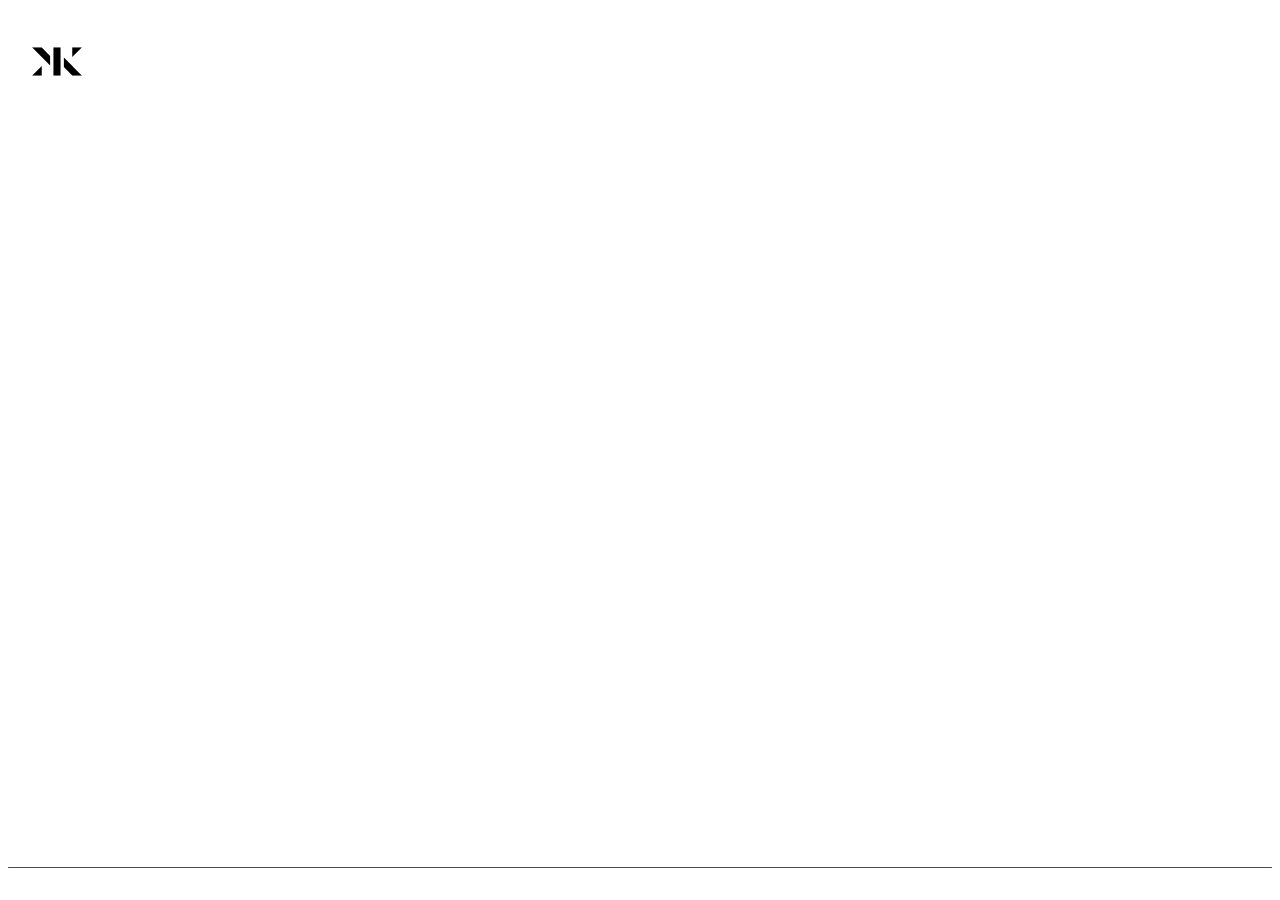
<file: contact/index.html>
<!DOCTYPE html>
<html lang="en">
	<head>
		<meta charset="utf-8">
		<meta name="viewport" content="width=device-width, initial-scale=1">
		<title>Marcus Kelman</title>
		<meta name="author" content="Marcus Kelman">
		<meta name="description" content="">
		<meta name="keywords" content="Graphic, Design, Designer, Art, Typography, Type, Letters, Lettering, Branding, Brand, Logo, Identity, Consultant, Web, Website, Digital, Director, Print, HTML, HTML5, CSS, CSS3, Portfolio, Work, Studio, <?php echo $keywords ?>">
		<meta name="theme-color" content="#8492a0">
		<meta name="google-site-verification" content="Zapo1VifM96phwbZmfrmw95FSH7LXhaZxIEpU_5dTBw">
		<meta name="twitter:card" content="summary_large_image">
		<meta name="twitter:site" content="@marcuskelman">
		<meta name="twitter:creator" content="@marcuskelman">
		<meta name="twitter:title" content="Marcus Kelman">
		<meta name="twitter:description" content="">
		<meta name="twitter:image:src" content="">
		<meta property="og:locale" content="en">
		<meta property="og:type" content="website">
		<meta property="og:title" content="Marcus Kelman">
		<meta property="og:description" content="">
		<meta property="og:image" content="">
		<meta property="og:url" content="http://marcuskelman.com">
		<meta property="og:site_name" content="Marcus Kelman">

		<link rel="apple-touch-icon" sizes="57x57" href="/apple-icon-57x57.png">
		<link rel="apple-touch-icon" sizes="60x60" href="/apple-icon-60x60.png">
		<link rel="apple-touch-icon" sizes="72x72" href="/apple-icon-72x72.png">
		<link rel="apple-touch-icon" sizes="76x76" href="/apple-icon-76x76.png">
		<link rel="apple-touch-icon" sizes="114x114" href="/apple-icon-114x114.png">
		<link rel="apple-touch-icon" sizes="120x120" href="/apple-icon-120x120.png">
		<link rel="apple-touch-icon" sizes="144x144" href="/apple-icon-144x144.png">
		<link rel="apple-touch-icon" sizes="152x152" href="/apple-icon-152x152.png">
		<link rel="apple-touch-icon" sizes="180x180" href="/apple-icon-180x180.png">
		<link rel="icon" type="image/png" sizes="192x192"  href="/android-icon-192x192.png">
		<link rel="icon" type="image/png" sizes="32x32" href="/favicon-32x32.png">
		<link rel="icon" type="image/png" sizes="96x96" href="/favicon-96x96.png">
		<link rel="icon" type="image/png" sizes="16x16" href="/favicon-16x16.png">
		<link rel="manifest" href="/manifest.json">
		<meta name="msapplication-TileColor" content="#ffffff">
		<meta name="msapplication-TileImage" content="/ms-icon-144x144.png">
		<meta name="theme-color" content="#ffffff">

		<script>
			var _gaq = _gaq || [];
			_gaq.push(['_setAccount', 'UA-23176998-6']);
			_gaq.push(['_setDomainName', 'marcuskelman.co.uk']);
			_gaq.push(['_trackPageview']);

			(function() {
				var ga = document.createElement('script'); ga.type = 'text/javascript'; ga.async = true;
				ga.src = ('https:' == document.location.protocol ? 'https://ssl' : 'http://www') + '.google-analytics.com/ga.js';
				var s = document.getElementsByTagName('script')[0]; s.parentNode.insertBefore(ga, s);
			})();
		</script>

    <link rel="stylesheet" href="../styles.css">
		<style>
			body {
				background: #ffffff;
			}
		</style>
	</head>
	<body>
		<a href="../">
			<!-- <img class="logo" src="/mk-logo.svg" alt="logo"> -->
			<svg class="logo" width="160" height="91" viewBox="0 0 160 91" fill="red" xmlns="http://www.w3.org/2000/svg">
			<g clip-path="url(#clip0_202_7228)">
			<path d="M68.6362 91L91.3369 91L91.3369 -7.62939e-06L68.6362 -9.61395e-06L68.6362 91Z"/>
			<path d="M0.000184263 91L31.2471 91L31.2471 59.6585L0.000184263 91Z"/>
			<path d="M160 -8.92695e-06L128.726 -1.1661e-05L128.726 31.3415L160 -8.92695e-06Z"/>
			<path d="M57.9536 58.1062L57.9536 27.5409L30.4724 -9.42209e-06L29.9116 -9.47112e-06L29.5644 -9.50147e-06L3.52288e-05 -1.20861e-05L57.9536 58.1062Z"/>
			<path d="M129.528 91L160 91L131.023 61.9603L130.943 61.88L102.02 32.8938L102.02 63.4591L129.528 91Z"/>
			</g>
			<defs>
			<clipPath id="clip0_202_7228">
			<rect width="160" height="91" fill="white" transform="translate(160 91) rotate(-180)"/>
			</clipPath>
			</defs>
			</svg>
		</a>

		<div class="content project">
			<div class="row description">
				<div class="column-3">
					<iframe src="https://docs.google.com/forms/d/e/1FAIpQLSeS4zVUPEu_mKsts1c2FVEDNLbEopqsDk9v1fFNodAzgidB-A/viewform?embedded=true" width="100%" height="686" frameborder="0" marginheight="0" marginwidth="0">Loading…</iframe>
				</div>
			</div>
		</div>
	</body>
</html>
</file>
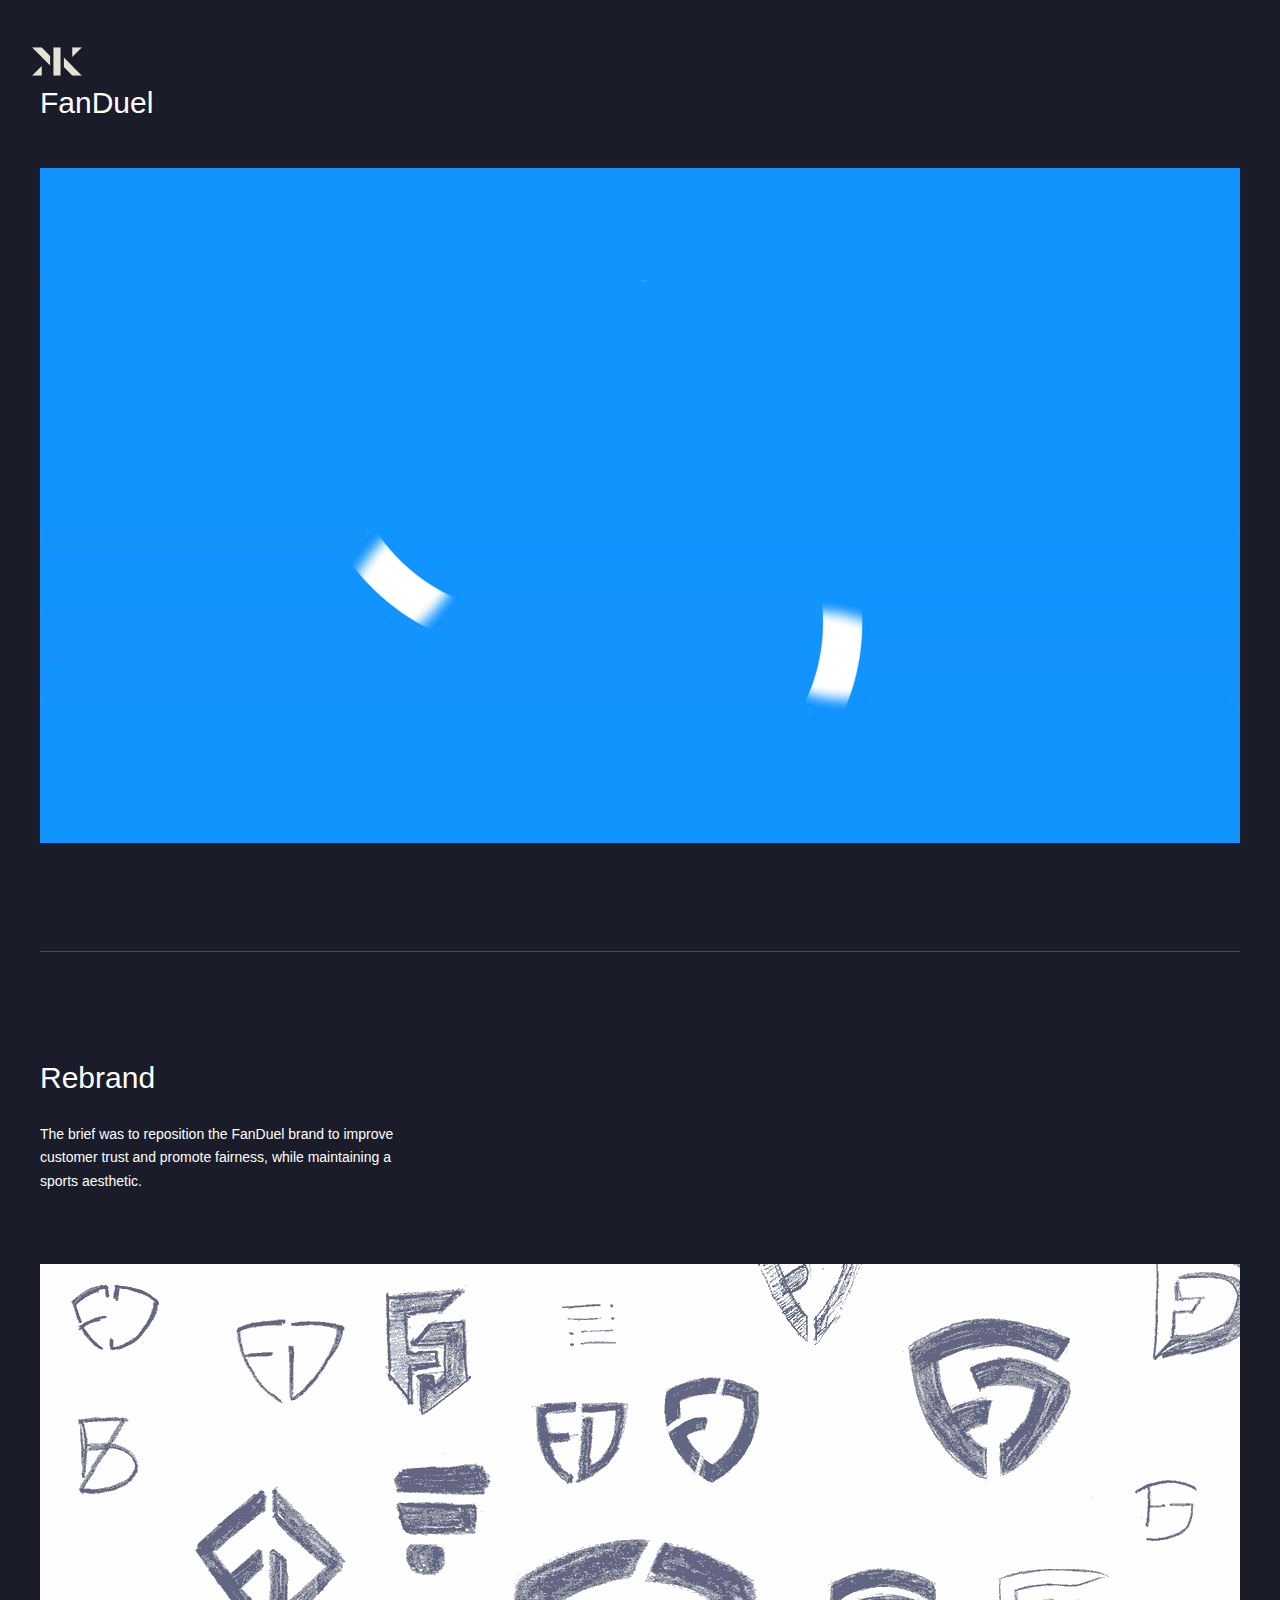
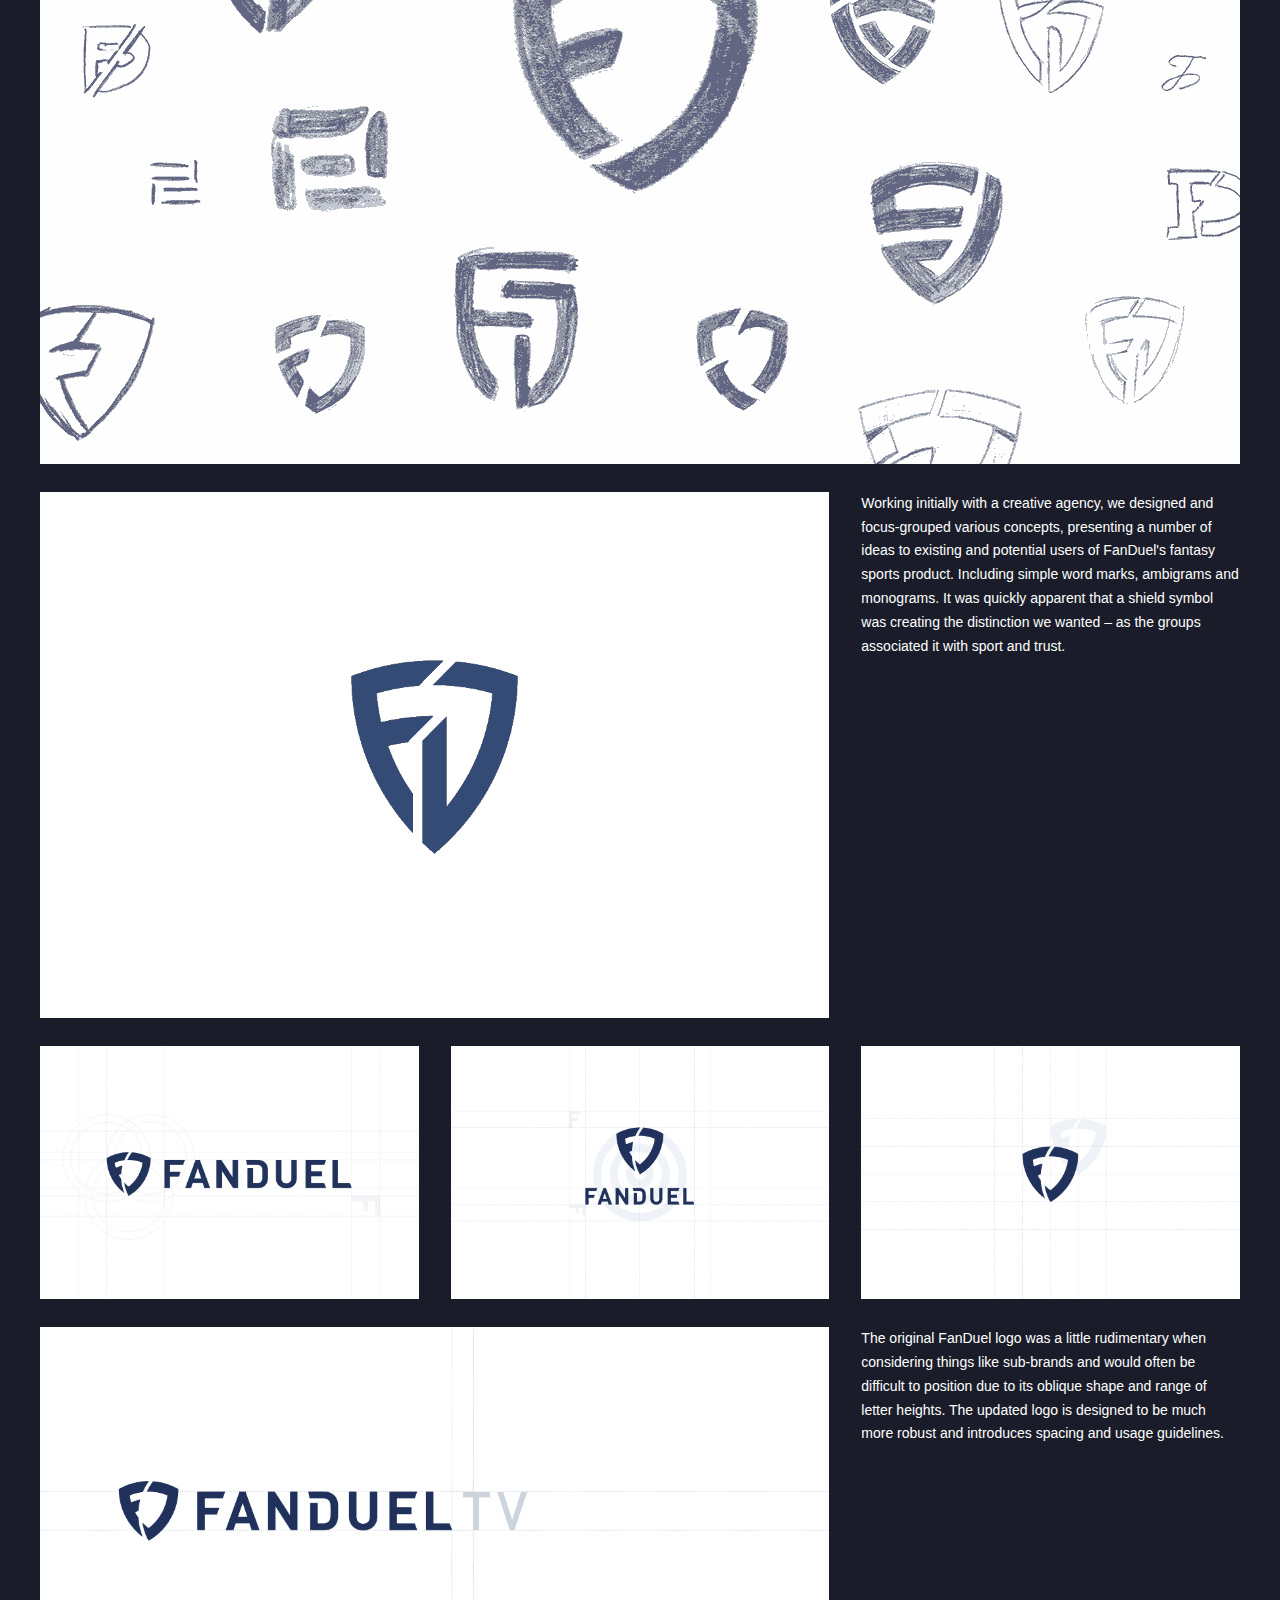
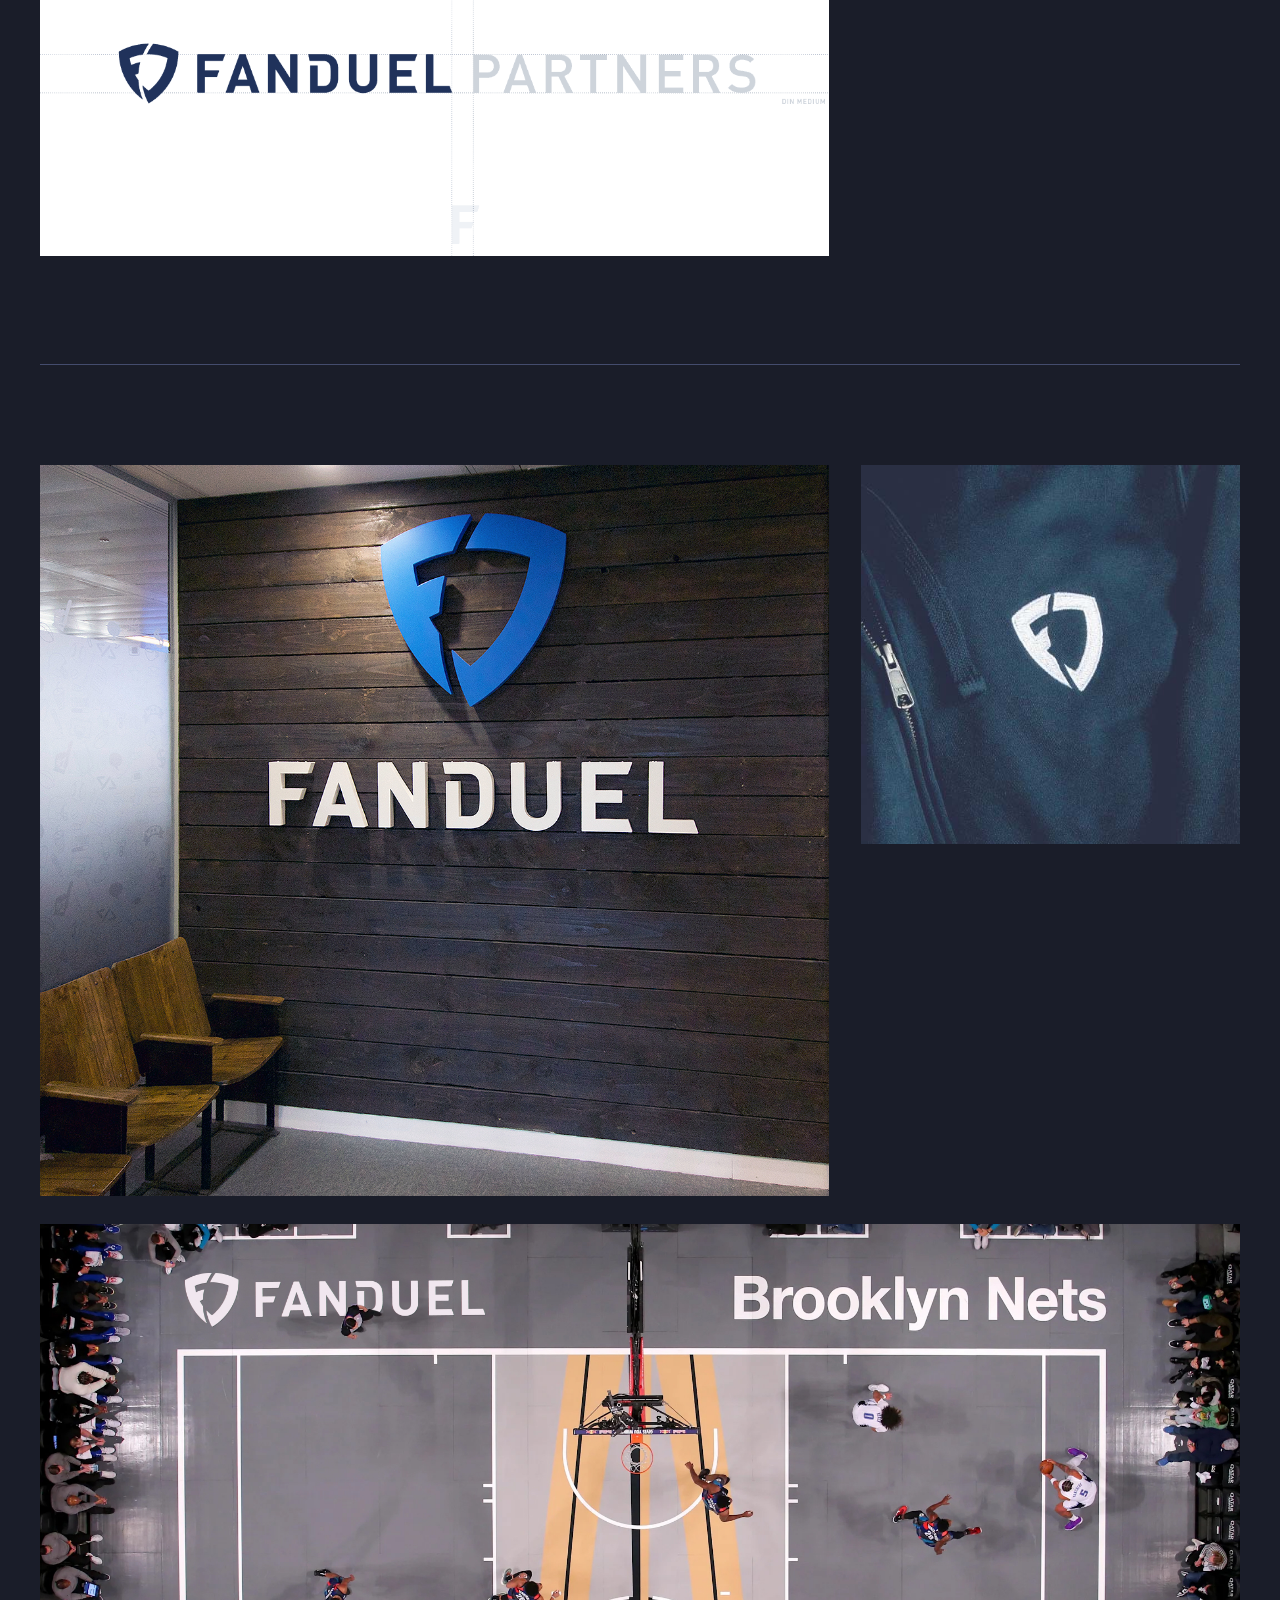
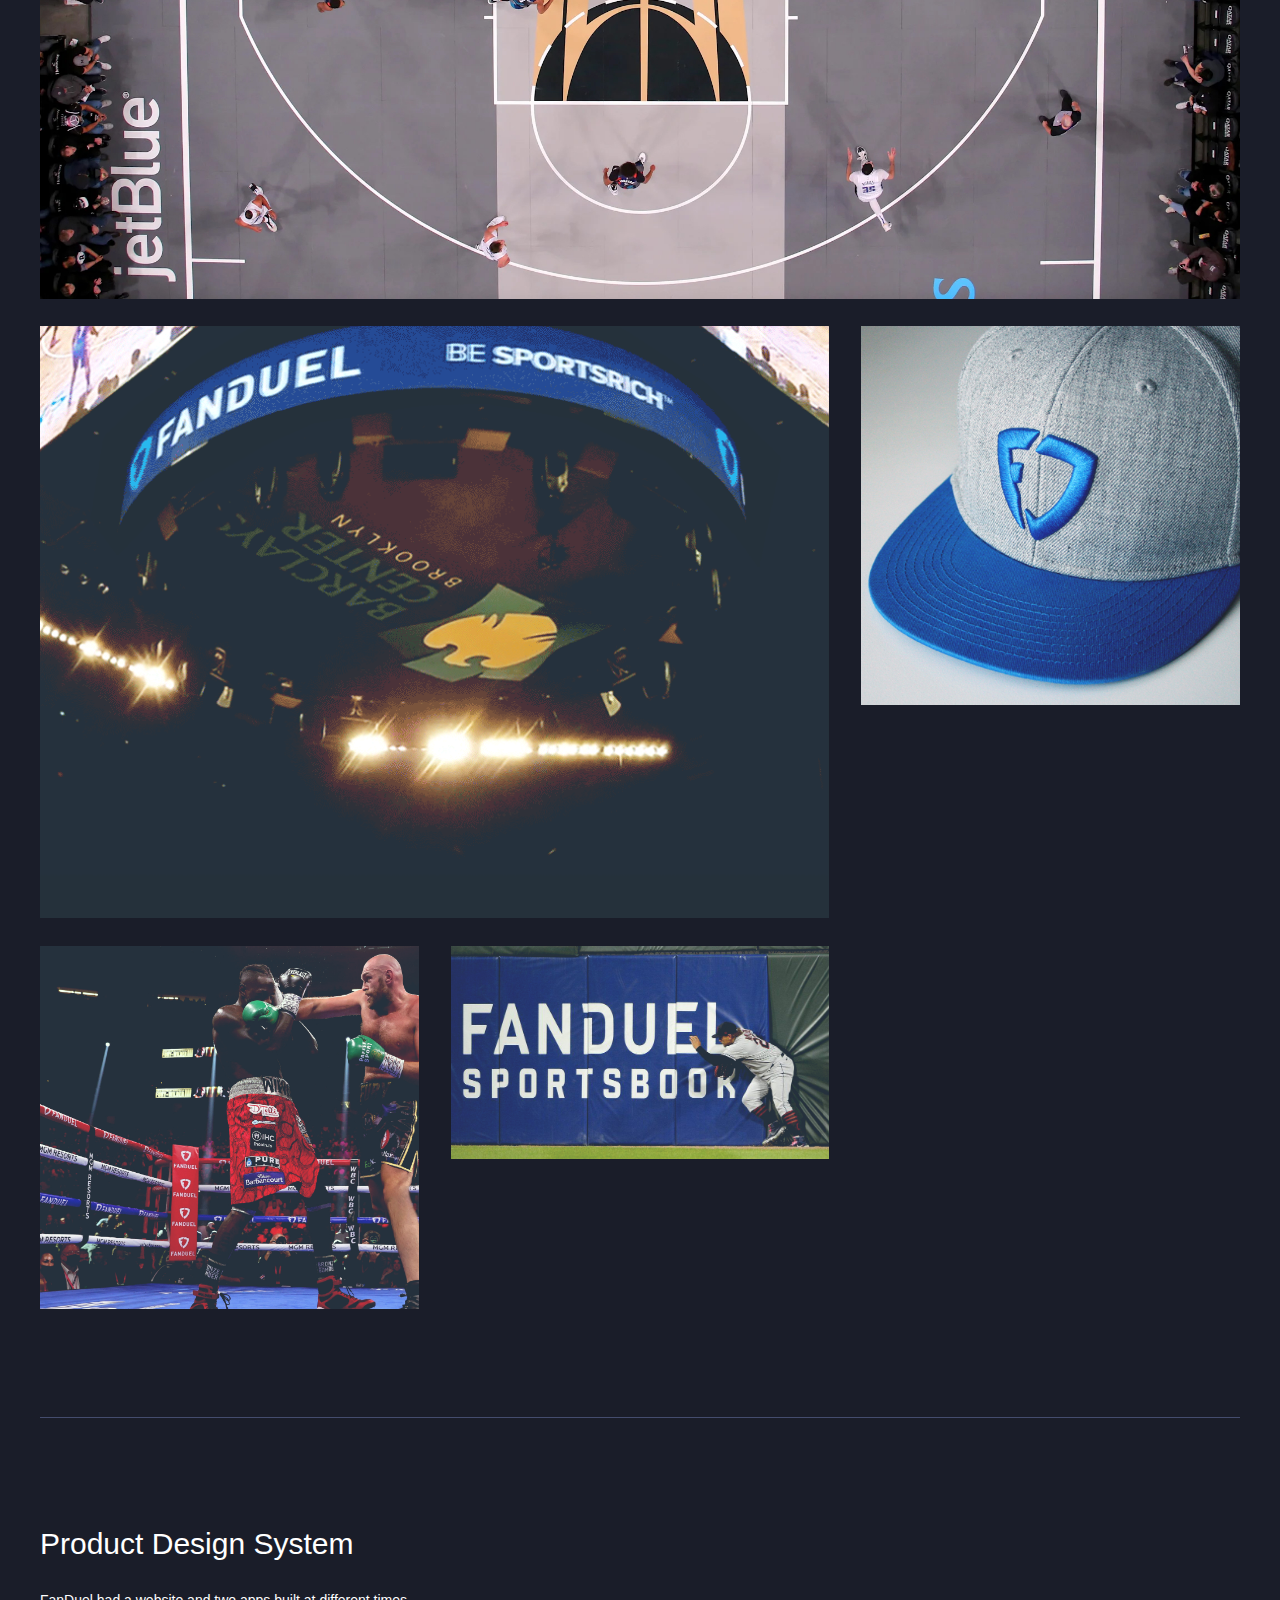
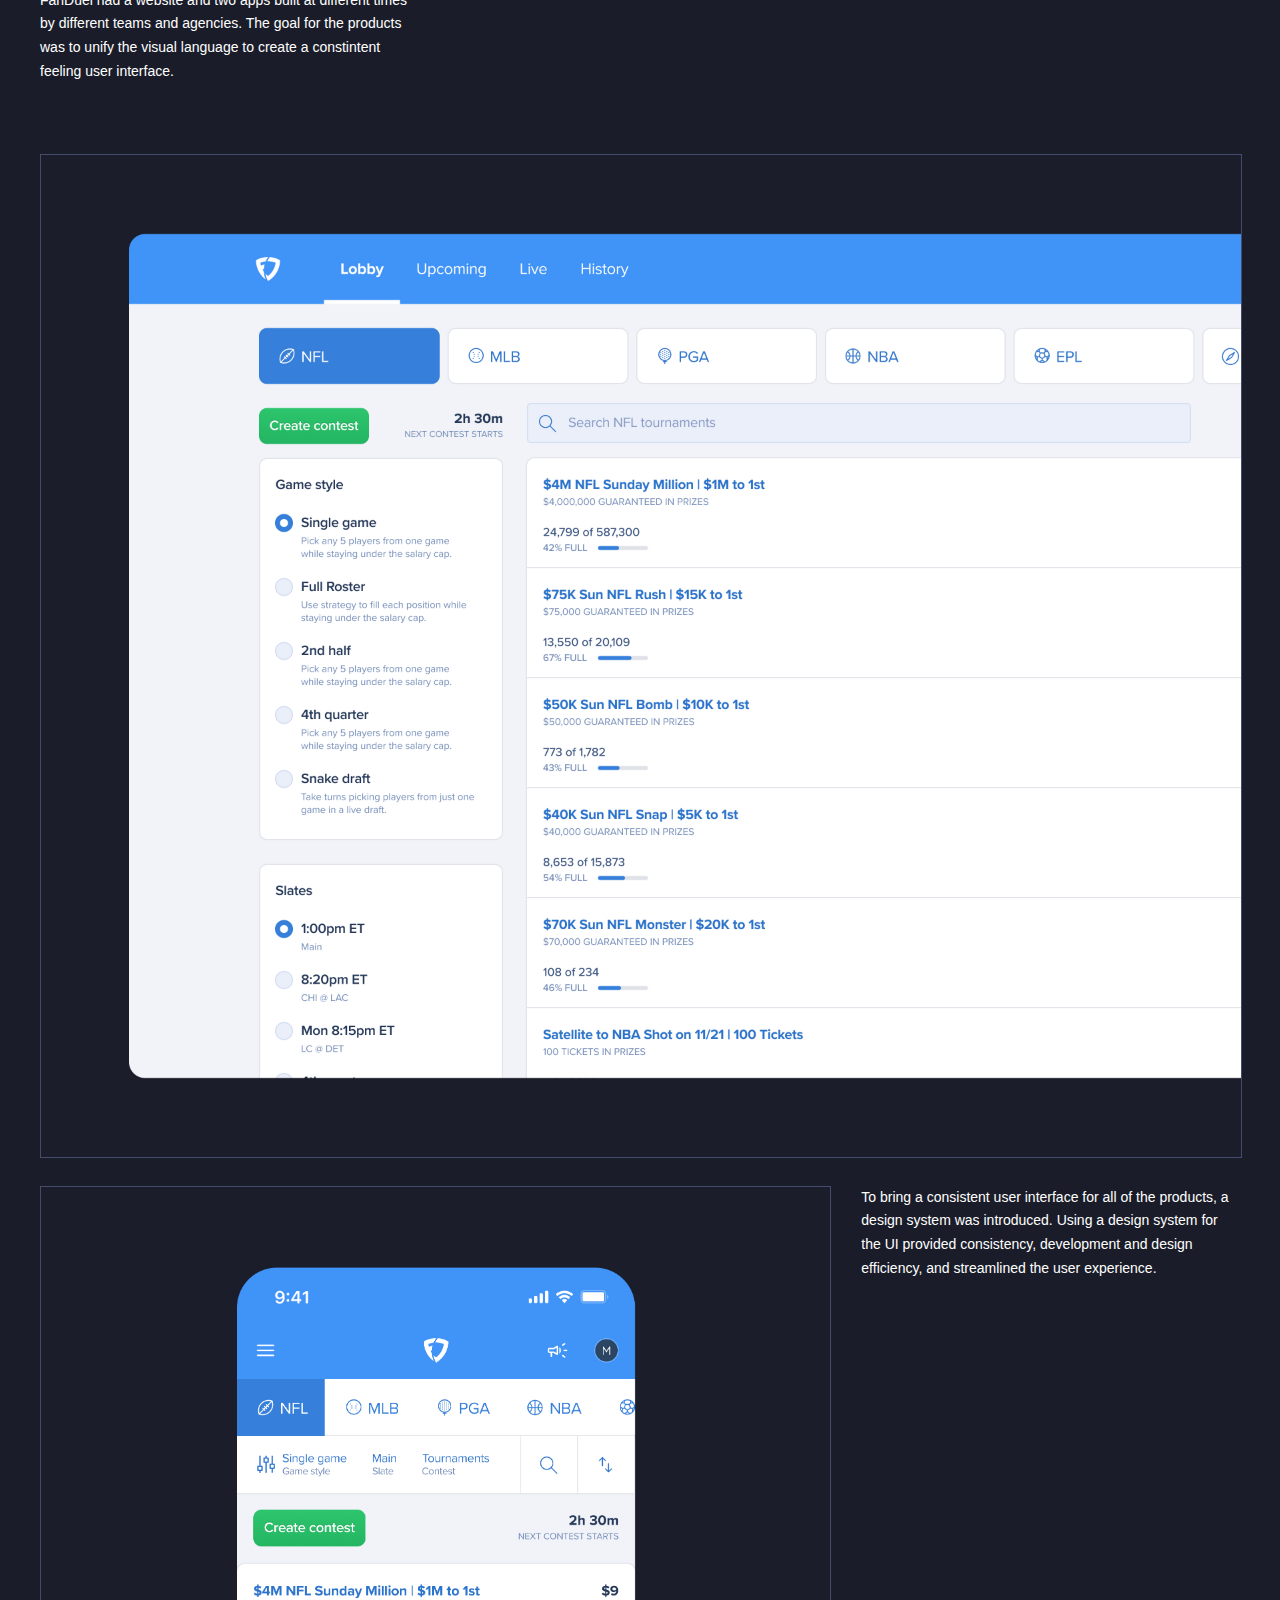
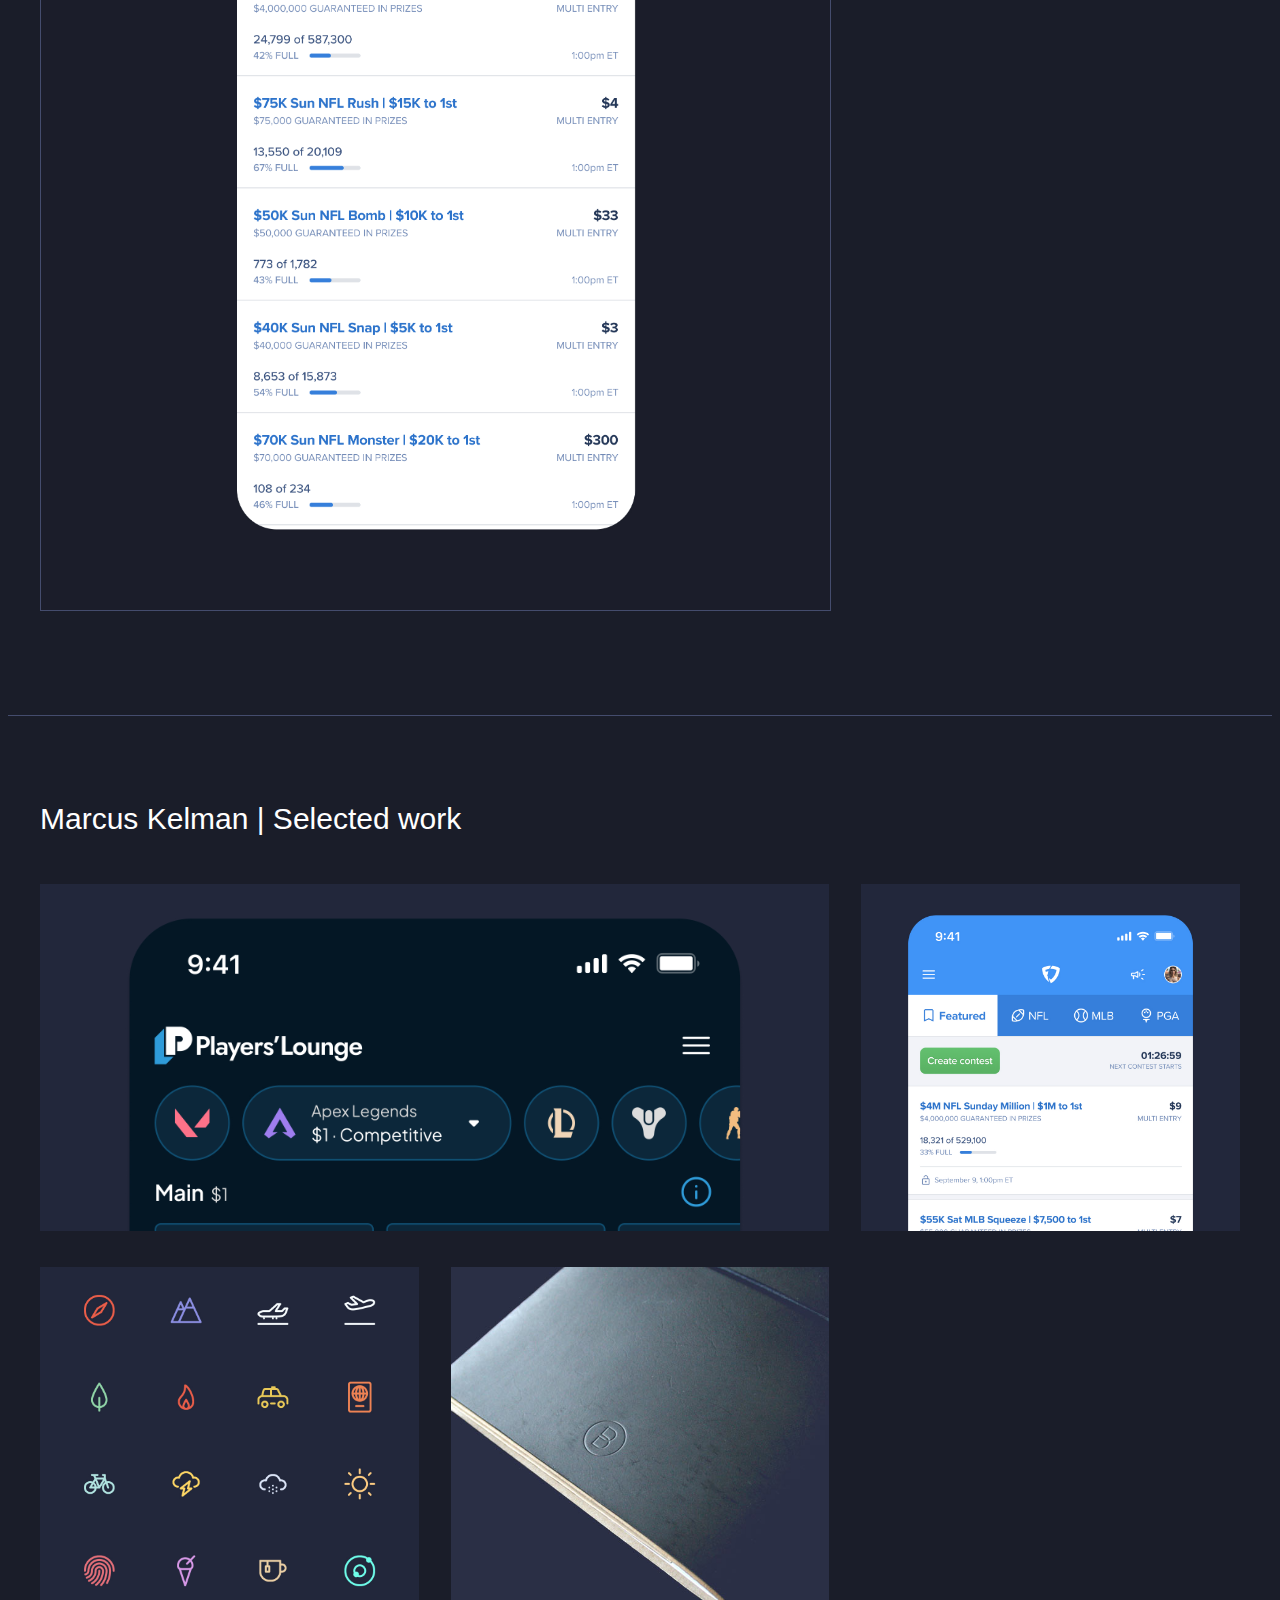
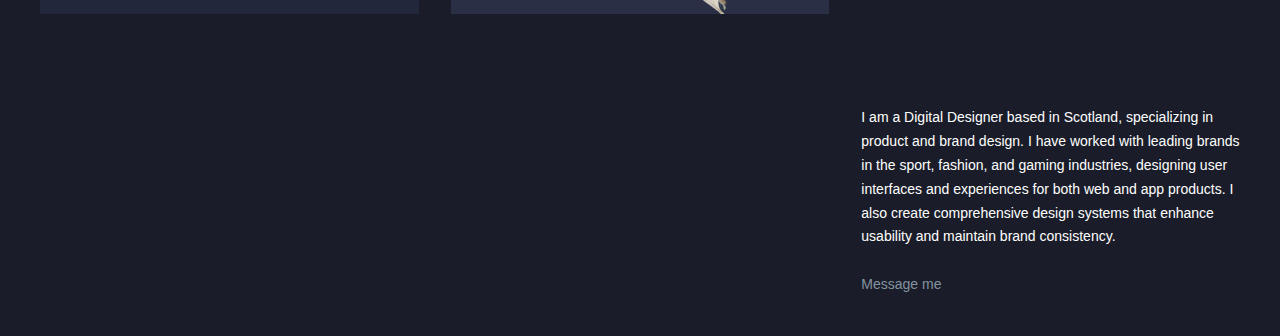
<file: fanduel/index.html>
<!DOCTYPE html>
<html lang="en">
	<head>
		<meta charset="utf-8">
		<meta name="viewport" content="width=device-width, initial-scale=1">
		<title>Marcus Kelman</title>
		<meta name="author" content="Marcus Kelman">
		<meta name="description" content="">
		<meta name="keywords" content="Marcus Kelman, Marcus, Kelman, Graphic, Design, Designer, Art, Typography, Type, Letters, Lettering, Branding, Brand, Logo, Identity, Consultant, Web, Website, Digital, Director, Print, HTML, HTML5, CSS, CSS3, Portfolio, Work, Studio, <?php echo $keywords ?>">
		<meta name="theme-color" content="#8492a0">
		<meta name="google-site-verification" content="Zapo1VifM96phwbZmfrmw95FSH7LXhaZxIEpU_5dTBw">
		<meta name="twitter:card" content="summary_large_image">
		<meta name="twitter:site" content="@marcuskelman">
		<meta name="twitter:creator" content="@marcuskelman">
		<meta name="twitter:title" content="Marcus Kelman">
		<meta name="twitter:description" content="">
		<meta name="twitter:image:src" content="">
		<meta property="og:locale" content="en">
		<meta property="og:type" content="website">
		<meta property="og:title" content="Marcus Kelman">
		<meta property="og:description" content="">
		<meta property="og:image" content="">
		<meta property="og:url" content="http://marcuskelman.com">
		<meta property="og:site_name" content="Marcus Kelman">

		<link rel="apple-touch-icon" sizes="57x57" href="/apple-icon-57x57.png">
		<link rel="apple-touch-icon" sizes="60x60" href="/apple-icon-60x60.png">
		<link rel="apple-touch-icon" sizes="72x72" href="/apple-icon-72x72.png">
		<link rel="apple-touch-icon" sizes="76x76" href="/apple-icon-76x76.png">
		<link rel="apple-touch-icon" sizes="114x114" href="/apple-icon-114x114.png">
		<link rel="apple-touch-icon" sizes="120x120" href="/apple-icon-120x120.png">
		<link rel="apple-touch-icon" sizes="144x144" href="/apple-icon-144x144.png">
		<link rel="apple-touch-icon" sizes="152x152" href="/apple-icon-152x152.png">
		<link rel="apple-touch-icon" sizes="180x180" href="/apple-icon-180x180.png">
		<link rel="icon" type="image/png" sizes="192x192"  href="/android-icon-192x192.png">
		<link rel="icon" type="image/png" sizes="32x32" href="/favicon-32x32.png">
		<link rel="icon" type="image/png" sizes="96x96" href="/favicon-96x96.png">
		<link rel="icon" type="image/png" sizes="16x16" href="/favicon-16x16.png">
		<link rel="manifest" href="/manifest.json">
		<meta name="msapplication-TileColor" content="#ffffff">
		<meta name="msapplication-TileImage" content="/ms-icon-144x144.png">
		<meta name="theme-color" content="#ffffff">

		<script>
			var _gaq = _gaq || [];
			_gaq.push(['_setAccount', 'UA-23176998-6']);
			_gaq.push(['_setDomainName', 'marcuskelman.co.uk']);
			_gaq.push(['_trackPageview']);

			(function() {
				var ga = document.createElement('script'); ga.type = 'text/javascript'; ga.async = true;
				ga.src = ('https:' == document.location.protocol ? 'https://ssl' : 'http://www') + '.google-analytics.com/ga.js';
				var s = document.getElementsByTagName('script')[0]; s.parentNode.insertBefore(ga, s);
			})();
		</script>

		<script type="application/ld+json">
			{
				"@context": "https://schema.org",
				"@type": "Person",
				"name": "Marcus Kelman",
				"url": "https://marcuskelman.com",
				"description": "Marcus Kelman is a professional digital designer specializing in modern web and graphic design.",
				"image": "https://marcuskelman.com/marcus-kelman.jpg",
				"jobTitle": "Digital Designer",
				"worksFor": {
					"@type": "Organization",
					"name": "Marcus Kelman",
					"url": "https://marcuskelman.com"
				},
				"sameAs": [
					"https://www.linkedin.com/in/marcuskelman",
					"https://twitter.com/marcuskelman",
					"https://www.dribbble.com/marcuskelman"
				]
			}
		</script>

    <link rel="stylesheet" href="../styles.css">

	</head>
	<body>
		<a href="../">
			<!-- <img class="logo" src="/mk-logo.svg" alt="logo"> -->
			<svg class="logo" width="160" height="91" viewBox="0 0 160 91" fill="red" xmlns="http://www.w3.org/2000/svg">
			<g clip-path="url(#clip0_202_7228)">
			<path d="M68.6362 91L91.3369 91L91.3369 -7.62939e-06L68.6362 -9.61395e-06L68.6362 91Z"/>
			<path d="M0.000184263 91L31.2471 91L31.2471 59.6585L0.000184263 91Z"/>
			<path d="M160 -8.92695e-06L128.726 -1.1661e-05L128.726 31.3415L160 -8.92695e-06Z"/>
			<path d="M57.9536 58.1062L57.9536 27.5409L30.4724 -9.42209e-06L29.9116 -9.47112e-06L29.5644 -9.50147e-06L3.52288e-05 -1.20861e-05L57.9536 58.1062Z"/>
			<path d="M129.528 91L160 91L131.023 61.9603L130.943 61.88L102.02 32.8938L102.02 63.4591L129.528 91Z"/>
			</g>
			<defs>
			<clipPath id="clip0_202_7228">
			<rect width="160" height="91" fill="white" transform="translate(160 91) rotate(-180)"/>
			</clipPath>
			</defs>
			</svg>
		</a>

		<div class="content project">
			<div class="row description">
				<div class="column-1">
					<h1>
						FanDuel
					</h1>
				</div>
			</div>
			<div class="row">
				<div class="column-3">
					<img src="fanduel-logo-large-animated.gif" alt="">
				</div>
			</div>
			<hr>
			<div class="row description">
				<div class="column-1">
					<h1>
						Rebrand
					</h1>
					<p>
						The brief was to reposition the FanDuel brand to improve customer trust and promote fairness, while maintaining a sports aesthetic.
					</p>
				</div>
			</div>
			<div class="row">
				<div class="column-3">
					<img src="fanduel-logo-sketches.png" alt="">
				</div>
			</div>
			<div class="row">
				<div class="column-2">
					<img src="logo-development.gif" alt="">
				</div>
				<div class="column-1">
					<p>
						Working initially with a creative agency, we designed and focus-grouped various concepts, presenting a number of ideas to existing and potential users of FanDuel's fantasy sports product. Including simple word marks, ambigrams and monograms. It was quickly apparent that a shield symbol was creating the distinction we wanted – as the groups associated it with sport and trust.
					</p>
				</div>
			</div>
			<div class="row">
				<div class="column-1">
					<img src="fanduel-horizontal-logo-guidelines.png" alt="">
				</div>
				<div class="column-1">
					<img src="fanduel-vertical-logo-guidelines.png" alt="">
				</div>
				<div class="column-1">
					<img src="fanduel-shield-logo-guidelines.png" alt="">
				</div>
			</div>
			<div class="row">
				<div class="column-2">
					<img src="fanduel-sub-brand-logo-guidelines.png" alt="">
				</div>
				<div class="column-1">
					<p>
						The original FanDuel logo was a little rudimentary when considering things like sub-brands and would often be difficult to position due to its oblique shape and range of letter heights. The updated logo is designed to be much more robust and introduces spacing and usage guidelines.
					</p>
				</div>
			</div>
			<hr>
			<div class="row">
				<div class="column-2">
					<img src="fanduel-office-sign.jpg" alt="">
				</div>
				<div class="column-1">
					<div class="stack">
						<img src="fanduel-hoodie.jpg" alt="">
					</div>
				</div>
			</div>
			<div class="row">
				<div class="column-3">
					<img src="fanduel-brookyln-nets.jpg" alt="">
				</div>
			</div>
			<div class="row">
				<div class="column-2">
					<img src="led-static.gif" alt="">
				</div>
				<div class="column-1">
					<div class="stack">
						<img src="fanduel-hat.jpg" alt="">
					</div>
				</div>
			</div>
			<div class="row">
				<div class="column-1">
					<img src="fanduel-wilder-fury.jpg" alt="">
				</div>
				<div class="column-1">
				<img src="fanduel-mlb.jpg" alt="">
				</div>
			</div>
			<hr>
			<div class="row description">
				<div class="column-1">
					<h1>
						Product Design System
					</h1>
					<p>
						FanDuel had a website and two apps built at different times by different teams and agencies. The goal for the products was to unify the visual language to create a constintent feeling user interface.
					</p>
				</div>
			</div>
			<div class="row">
				<div class="column-3 outline">
					<img src="fd-web.jpg" alt="">
				</div>
			</div>
			<div class="row">
				<div class="column-2 outline">
					<img src="fd-app.jpg" alt="">
				</div>
				<div class="column-1">
					<p>
						To bring a consistent user interface for all of the products, a design system was introduced. Using a design system for the UI provided consistency, development and design efficiency, and streamlined the user experience.
					</p>
				</div>
			</div>
		</div>

		<footer>
			<div class="home" id="work">
			  <div class="content">
			    <div class="row description">
			      <div class="column-2">
			        <h1>Marcus Kelman | Selected work</h1>
			      </div>
			    </div>
			    <div class="thumbnails">
			      <div class="row">
							<div class="column-2 one">
			      		<a class="fade animate" href="../playerslounge"></a>
			        </div>
			        <div class="column-1 two">
			          <a class="fade animate" href="#"></a>
			        </div>
			      </div>
			      <div class="row">
			        <div class="column-1 three">
			          <a class="fade animate" href="../iconography"></a>
			        </div>
			        <div class="column-1 four">
			          <a class="fade animate" href="../bound"></a>
			        </div>
			      </div>
			    </div>
			  </div>
			</div>
			<div class="footer-content">
				<div class="row">
					<div class="column-spacer-2 column-1">
						<p>
							I am a Digital Designer based in Scotland, specializing in product and brand design. I have worked with leading brands in the sport, fashion, and gaming industries, designing user interfaces and experiences for both web and app products. I also create comprehensive design systems that enhance usability and maintain brand consistency.
						</p>
						<br>
						<a href="../contact" id="contact">
							Message me
						</a>
					</div>
				</div>
			</div>
		</footer>

	</body>
</html>
</file>
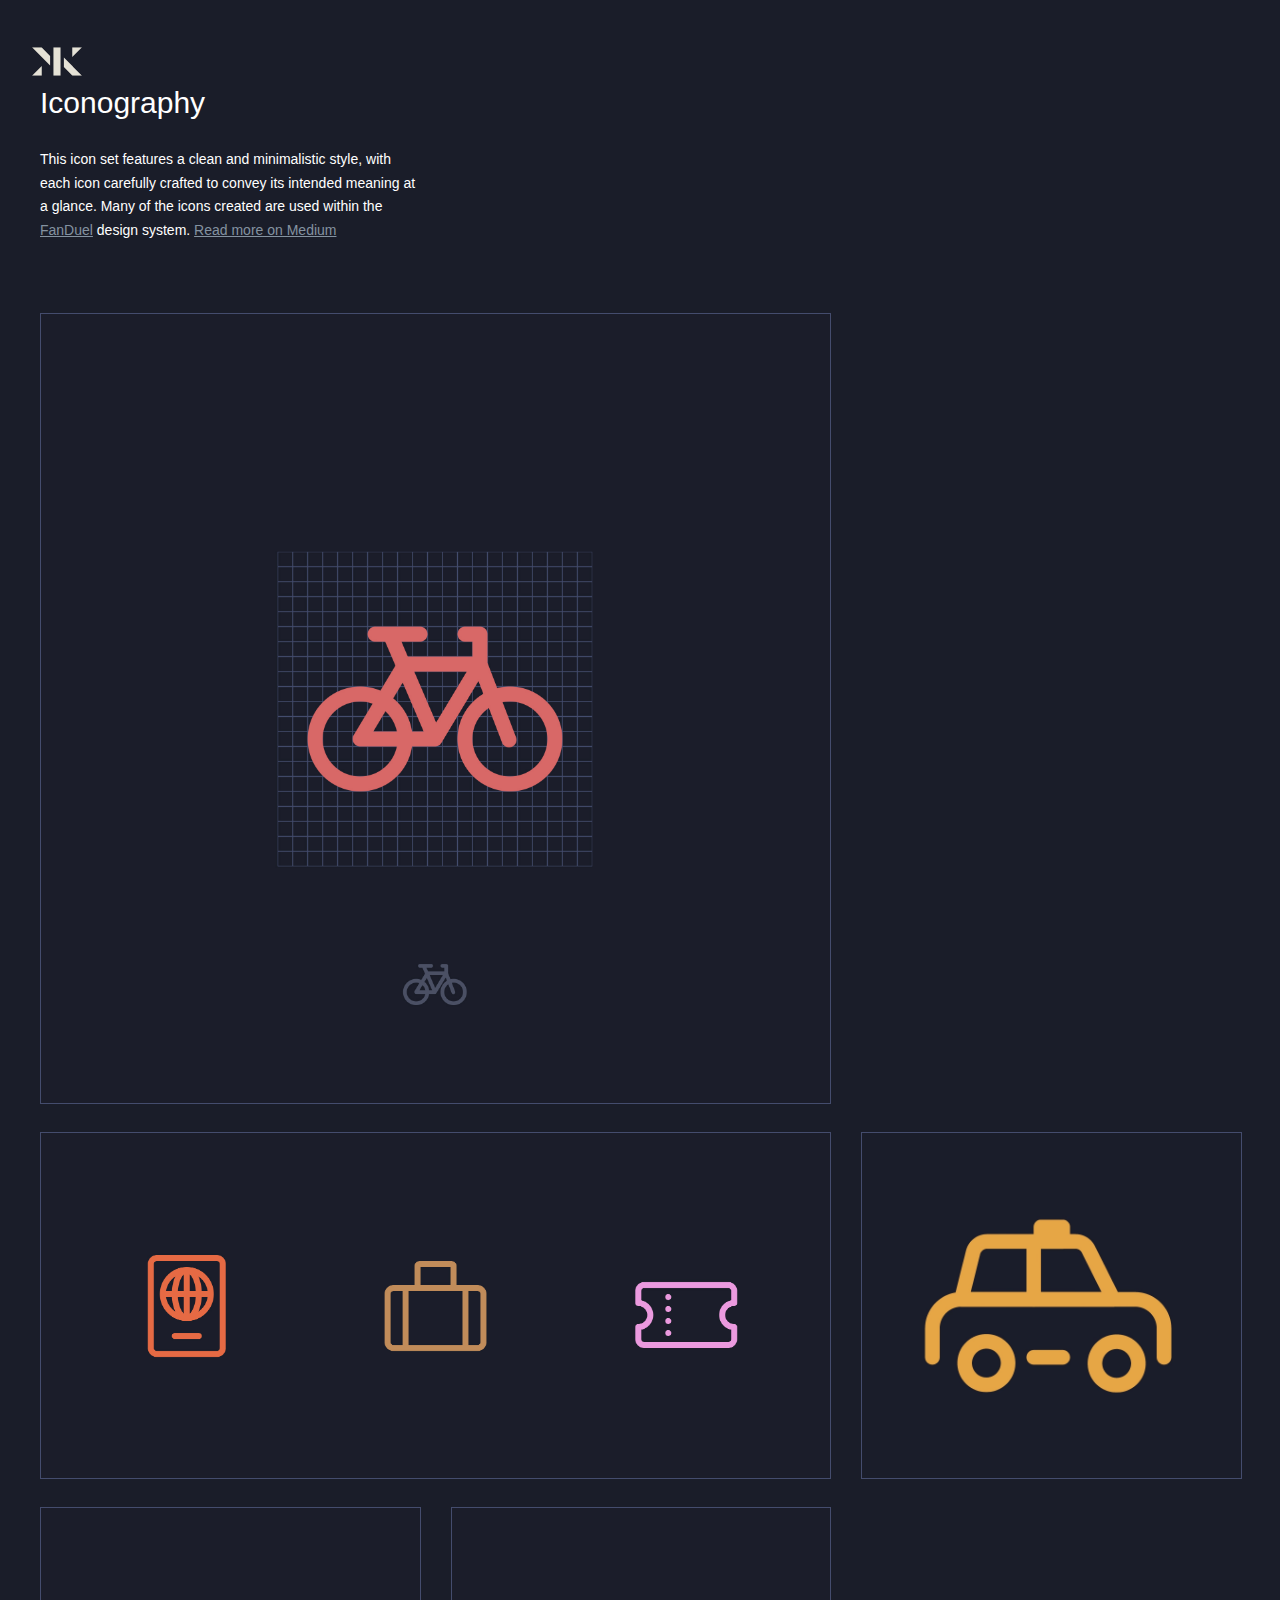
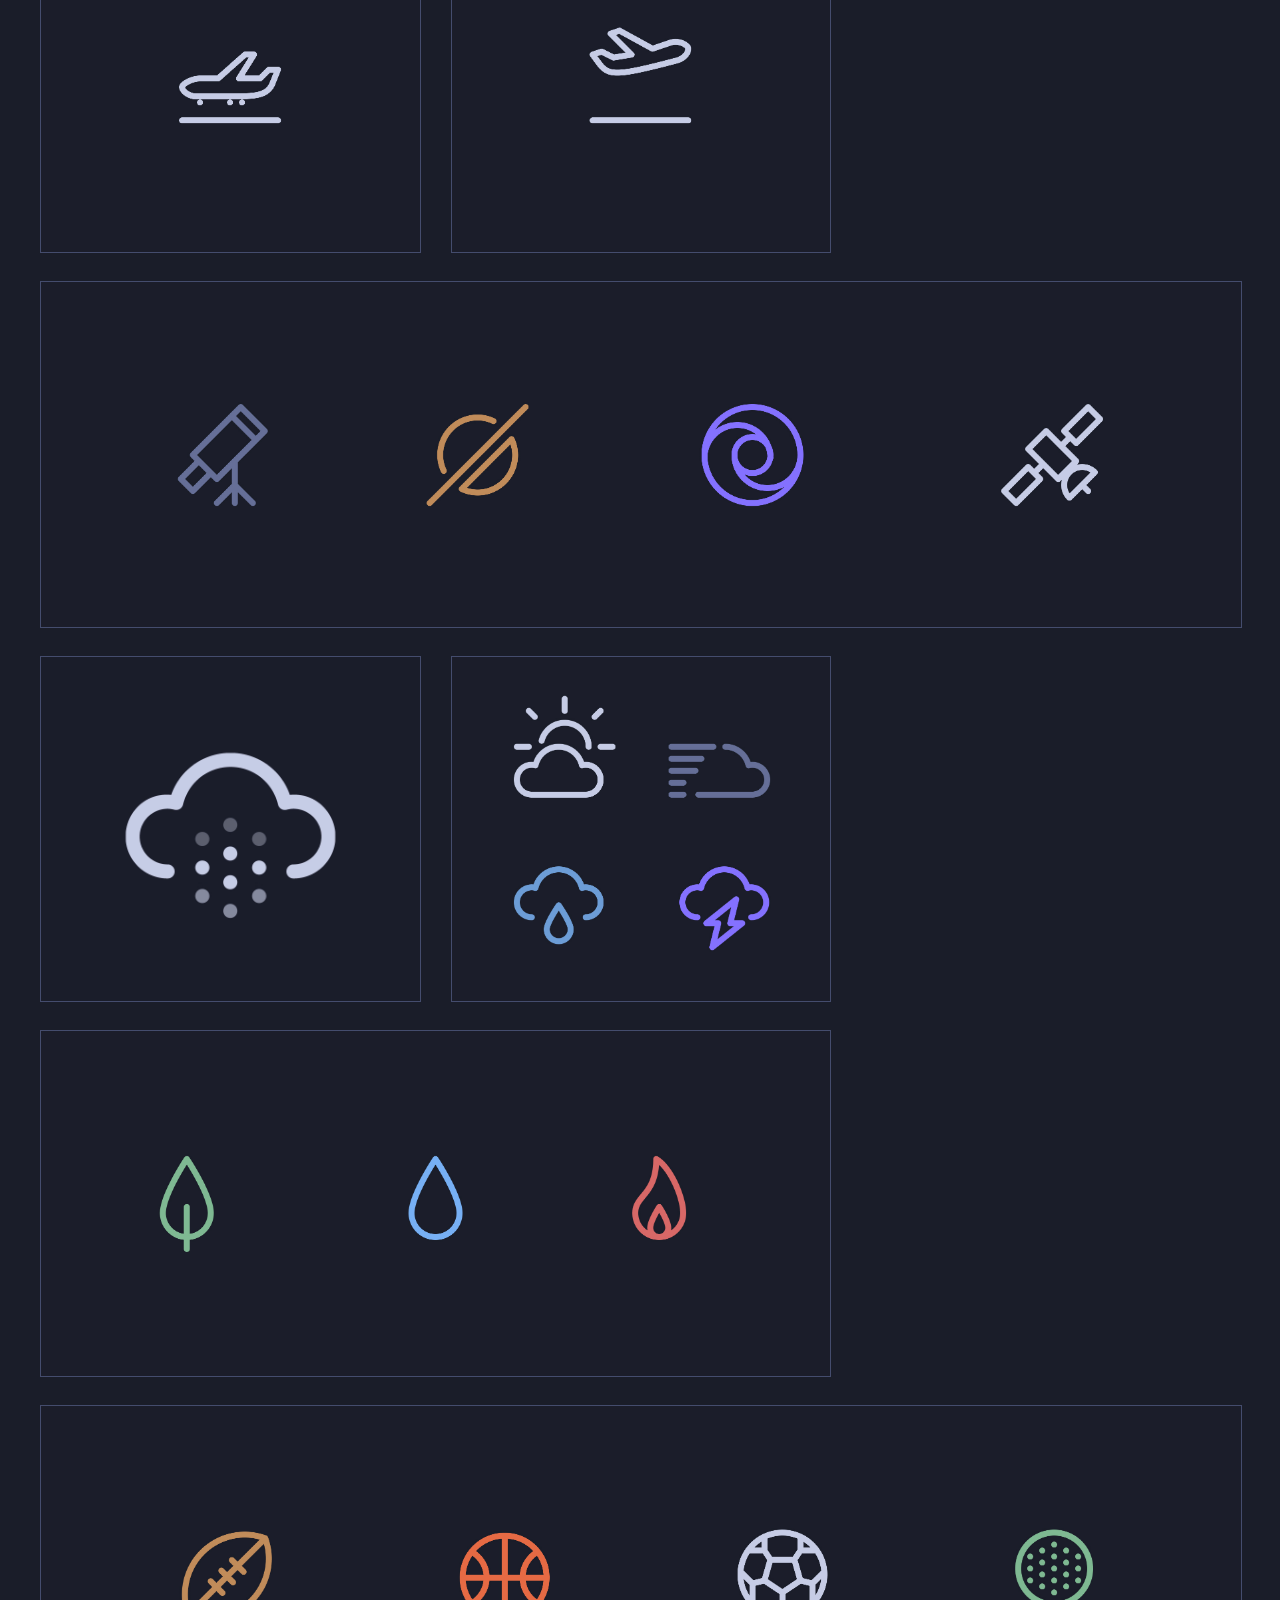
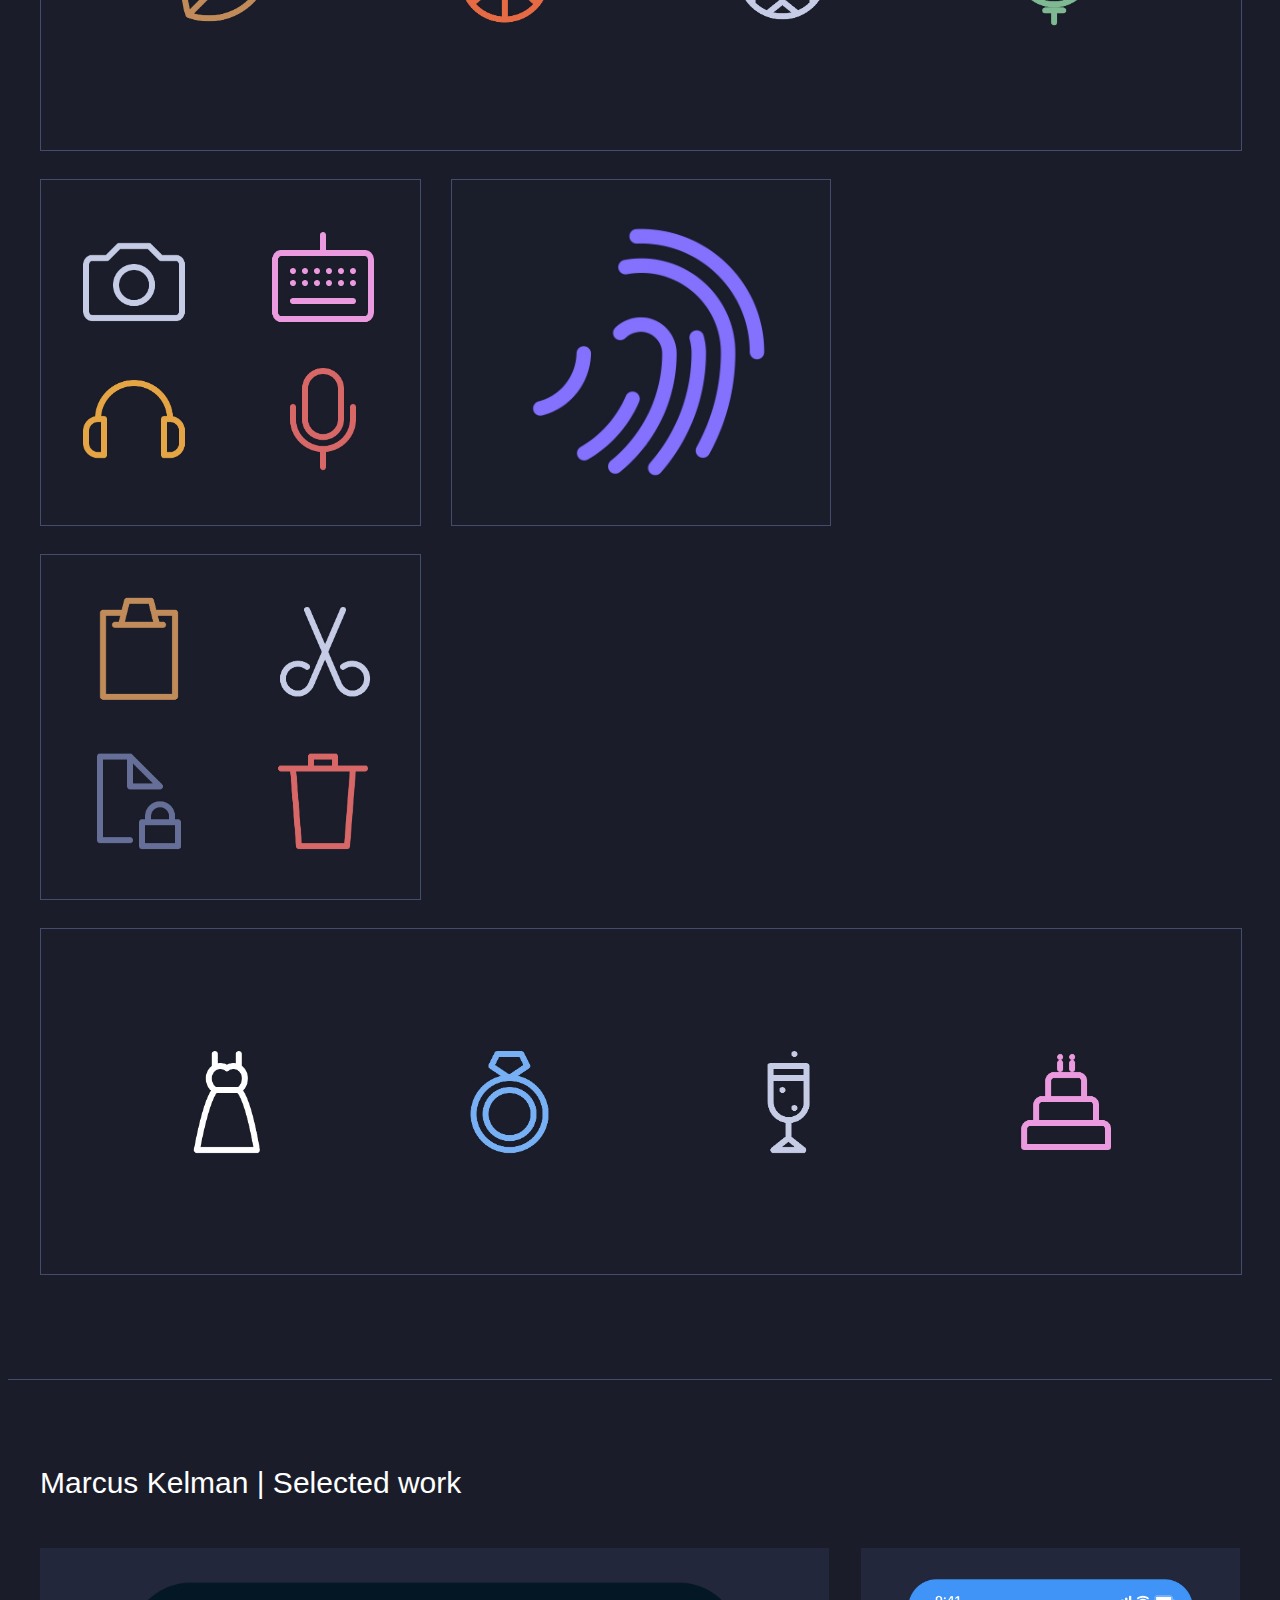
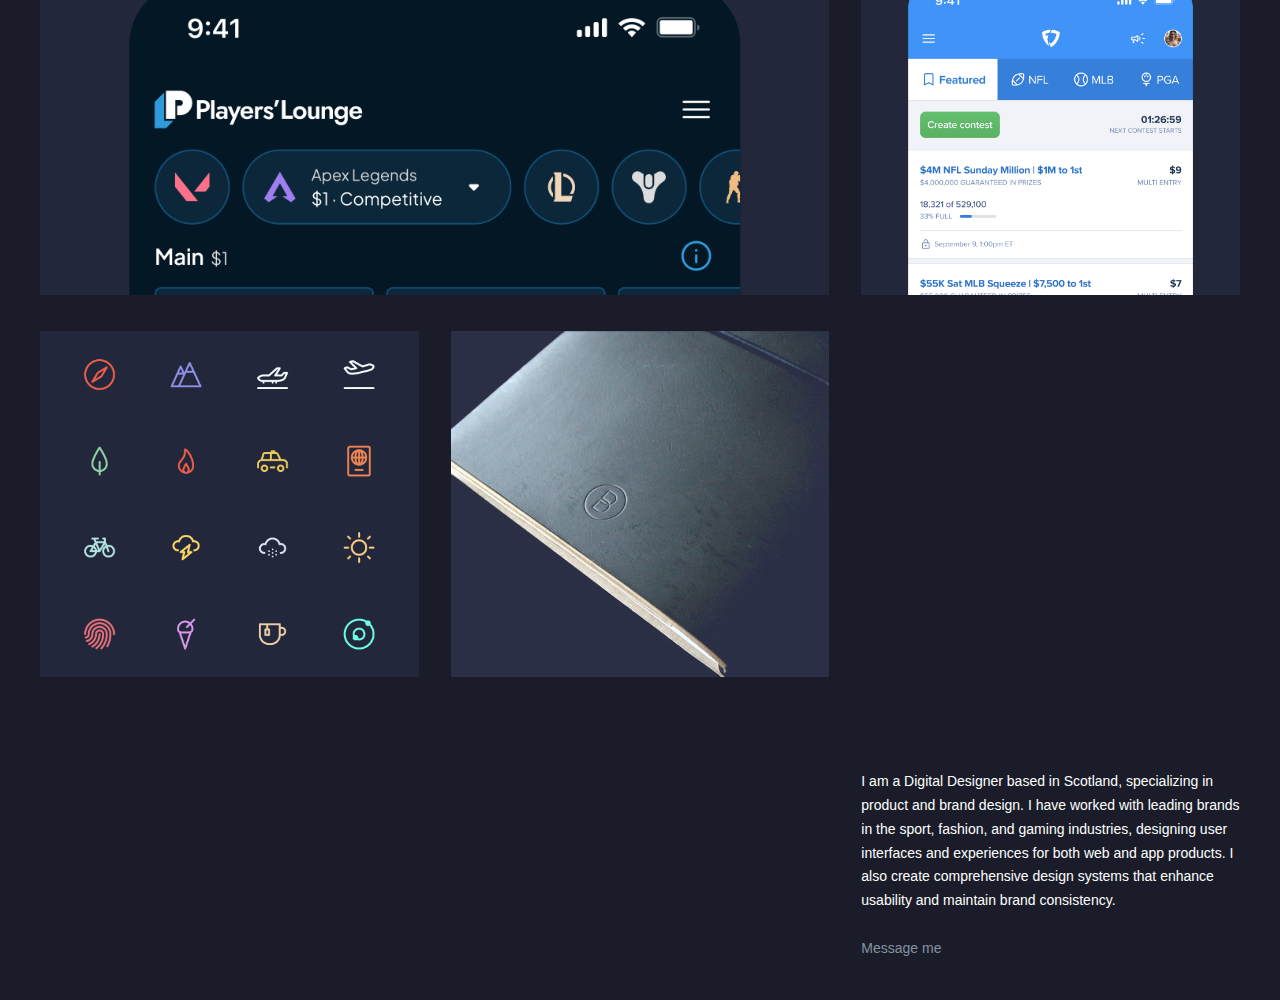
<file: iconography/index.html>
<!DOCTYPE html>
<html lang="en">
	<head>
		<meta charset="utf-8">
		<meta name="viewport" content="width=device-width, initial-scale=1">
		<title>Marcus Kelman</title>
		<meta name="author" content="Marcus Kelman">
		<meta name="description" content="">
		<meta name="keywords" content="Marcus Kelman, Marcus, Kelman, Graphic, Design, Designer, Art, Typography, Type, Letters, Lettering, Branding, Brand, Logo, Identity, Consultant, Web, Website, Digital, Director, Print, HTML, HTML5, CSS, CSS3, Portfolio, Work, Studio, <?php echo $keywords ?>">
		<meta name="theme-color" content="#8492a0">
		<meta name="google-site-verification" content="Zapo1VifM96phwbZmfrmw95FSH7LXhaZxIEpU_5dTBw">
		<meta name="twitter:card" content="summary_large_image">
		<meta name="twitter:site" content="@marcuskelman">
		<meta name="twitter:creator" content="@marcuskelman">
		<meta name="twitter:title" content="Marcus Kelman">
		<meta name="twitter:description" content="">
		<meta name="twitter:image:src" content="">
		<meta property="og:locale" content="en">
		<meta property="og:type" content="website">
		<meta property="og:title" content="Marcus Kelman">
		<meta property="og:description" content="">
		<meta property="og:image" content="">
		<meta property="og:url" content="http://marcuskelman.com">
		<meta property="og:site_name" content="Marcus Kelman">

		<link rel="apple-touch-icon" sizes="57x57" href="/apple-icon-57x57.png">
		<link rel="apple-touch-icon" sizes="60x60" href="/apple-icon-60x60.png">
		<link rel="apple-touch-icon" sizes="72x72" href="/apple-icon-72x72.png">
		<link rel="apple-touch-icon" sizes="76x76" href="/apple-icon-76x76.png">
		<link rel="apple-touch-icon" sizes="114x114" href="/apple-icon-114x114.png">
		<link rel="apple-touch-icon" sizes="120x120" href="/apple-icon-120x120.png">
		<link rel="apple-touch-icon" sizes="144x144" href="/apple-icon-144x144.png">
		<link rel="apple-touch-icon" sizes="152x152" href="/apple-icon-152x152.png">
		<link rel="apple-touch-icon" sizes="180x180" href="/apple-icon-180x180.png">
		<link rel="icon" type="image/png" sizes="192x192"  href="/android-icon-192x192.png">
		<link rel="icon" type="image/png" sizes="32x32" href="/favicon-32x32.png">
		<link rel="icon" type="image/png" sizes="96x96" href="/favicon-96x96.png">
		<link rel="icon" type="image/png" sizes="16x16" href="/favicon-16x16.png">
		<link rel="manifest" href="/manifest.json">
		<meta name="msapplication-TileColor" content="#ffffff">
		<meta name="msapplication-TileImage" content="/ms-icon-144x144.png">
		<meta name="theme-color" content="#ffffff">

		<script>
			var _gaq = _gaq || [];
			_gaq.push(['_setAccount', 'UA-23176998-6']);
			_gaq.push(['_setDomainName', 'marcuskelman.co.uk']);
			_gaq.push(['_trackPageview']);

			(function() {
				var ga = document.createElement('script'); ga.type = 'text/javascript'; ga.async = true;
				ga.src = ('https:' == document.location.protocol ? 'https://ssl' : 'http://www') + '.google-analytics.com/ga.js';
				var s = document.getElementsByTagName('script')[0]; s.parentNode.insertBefore(ga, s);
			})();
		</script>

		<script type="application/ld+json">
			{
				"@context": "https://schema.org",
				"@type": "Person",
				"name": "Marcus Kelman",
				"url": "https://marcuskelman.com",
				"description": "Marcus Kelman is a professional digital designer specializing in modern web and graphic design.",
				"image": "https://marcuskelman.com/marcus-kelman.jpg",
				"jobTitle": "Digital Designer",
				"worksFor": {
					"@type": "Organization",
					"name": "Marcus Kelman",
					"url": "https://marcuskelman.com"
				},
				"sameAs": [
					"https://www.linkedin.com/in/marcuskelman",
					"https://twitter.com/marcuskelman",
					"https://www.dribbble.com/marcuskelman"
				]
			}
		</script>

    <link rel="stylesheet" href="../styles.css">

	</head>
		<body>
			<a href="../">
				<!-- <img class="logo" src="/mk-logo.svg" alt="logo"> -->
				<svg class="logo" width="160" height="91" viewBox="0 0 160 91" fill="red" xmlns="http://www.w3.org/2000/svg">
				<g clip-path="url(#clip0_202_7228)">
				<path d="M68.6362 91L91.3369 91L91.3369 -7.62939e-06L68.6362 -9.61395e-06L68.6362 91Z"/>
				<path d="M0.000184263 91L31.2471 91L31.2471 59.6585L0.000184263 91Z"/>
				<path d="M160 -8.92695e-06L128.726 -1.1661e-05L128.726 31.3415L160 -8.92695e-06Z"/>
				<path d="M57.9536 58.1062L57.9536 27.5409L30.4724 -9.42209e-06L29.9116 -9.47112e-06L29.5644 -9.50147e-06L3.52288e-05 -1.20861e-05L57.9536 58.1062Z"/>
				<path d="M129.528 91L160 91L131.023 61.9603L130.943 61.88L102.02 32.8938L102.02 63.4591L129.528 91Z"/>
				</g>
				<defs>
				<clipPath id="clip0_202_7228">
				<rect width="160" height="91" fill="white" transform="translate(160 91) rotate(-180)"/>
				</clipPath>
				</defs>
				</svg>
			</a>

			<div class="content project">
				<div class="row description">
					<div class="column-1">
						<h1>
							Iconography
						</h1>
						<p>
							This icon set features a clean and minimalistic style, with each icon carefully crafted to convey its intended meaning at a glance. Many of the icons created are used within the <a href="../fanduel/index.html">FanDuel</a> design system.
							<a href="https://medium.com/fanduel-life/designing-icons-f7d6214803d8" target="_blank">Read more on Medium</a>
						</p>
					</div>
				</div>
				<span class="iconography">
					<div class="row">
						<div class="column-2">
							<img src="grid.jpg" alt="">
						</div>
					</div>
					<div class="row">
						<div class="column-2">
							<img src="travel.jpg" alt="">
						</div>
						<div class="column-1">
							<img src="taxi.gif" alt="">
						</div>
					</div>
					<div class="row">
						<div class="column-1">
							<img src="arrive.jpg" alt="">
						</div>
						<div class="column-1">
							<img src="depart.jpg" alt="">
						</div>
					</div>
					<div class="row">
						<div class="column-3">
							<img src="space.jpg" alt="">
						</div>
					</div>
					<div class="row">
						<div class="column-1">
							<img src="snow.gif" alt="">
						</div>
						<div class="column-1">
							<img src="weather.jpg" alt="">
						</div>
					</div>
					<div class="row">
						<div class="column-2">
							<img src="leaf+water+fire.jpg" alt="">
						</div>
					</div>
					<div class="row">
						<div class="column-3">
							<img src="sports.jpg" alt="">
						</div>
					</div>
					<div class="row">
						<div class="column-1">
							<img src="equipment.jpg" alt="">
						</div>
						<div class="column-1">
							<img src="fingerprint.gif" alt="">
						</div>
					</div>
					<div class="row">
						<div class="column-1">
							<img src="actions.jpg" alt="">
						</div>
					</div>
					<div class="row">
						<div class="column-3">
							<img src="wedding.jpg" alt="">
						</div>
					</div>
				</span>
			</div>

		<footer>
			<div class="home" id="work">
			  <div class="content">
			    <div class="row description">
			      <div class="column-2">
			        <h1>Marcus Kelman | Selected work</h1>
			      </div>
			    </div>
			    <div class="thumbnails">
			      <div class="row">
							<div class="column-2 one">
			      		<a class="fade animate" href="../playerslounge"></a>
			        </div>
			        <div class="column-1 two">
			          <a class="fade animate" href="../fanduel"></a>
			        </div>
			      </div>
			      <div class="row">
			        <div class="column-1 three">
			          <a class="fade animate" href="#"></a>
			        </div>
			        <div class="column-1 four">
			          <a class="fade animate" href="../bound"></a>
			        </div>
			      </div>
			    </div>
			  </div>
			</div>
			<div class="footer-content">
				<div class="row">
					<div class="column-spacer-2 column-1">
						<p>
							I am a Digital Designer based in Scotland, specializing in product and brand design. I have worked with leading brands in the sport, fashion, and gaming industries, designing user interfaces and experiences for both web and app products. I also create comprehensive design systems that enhance usability and maintain brand consistency.
						</p>
						<br>
						<a href="../contact" id="contact">
							Message me
						</a>
					</div>
				</div>
			</div>
		</footer>

	</body>
</html>
</file>
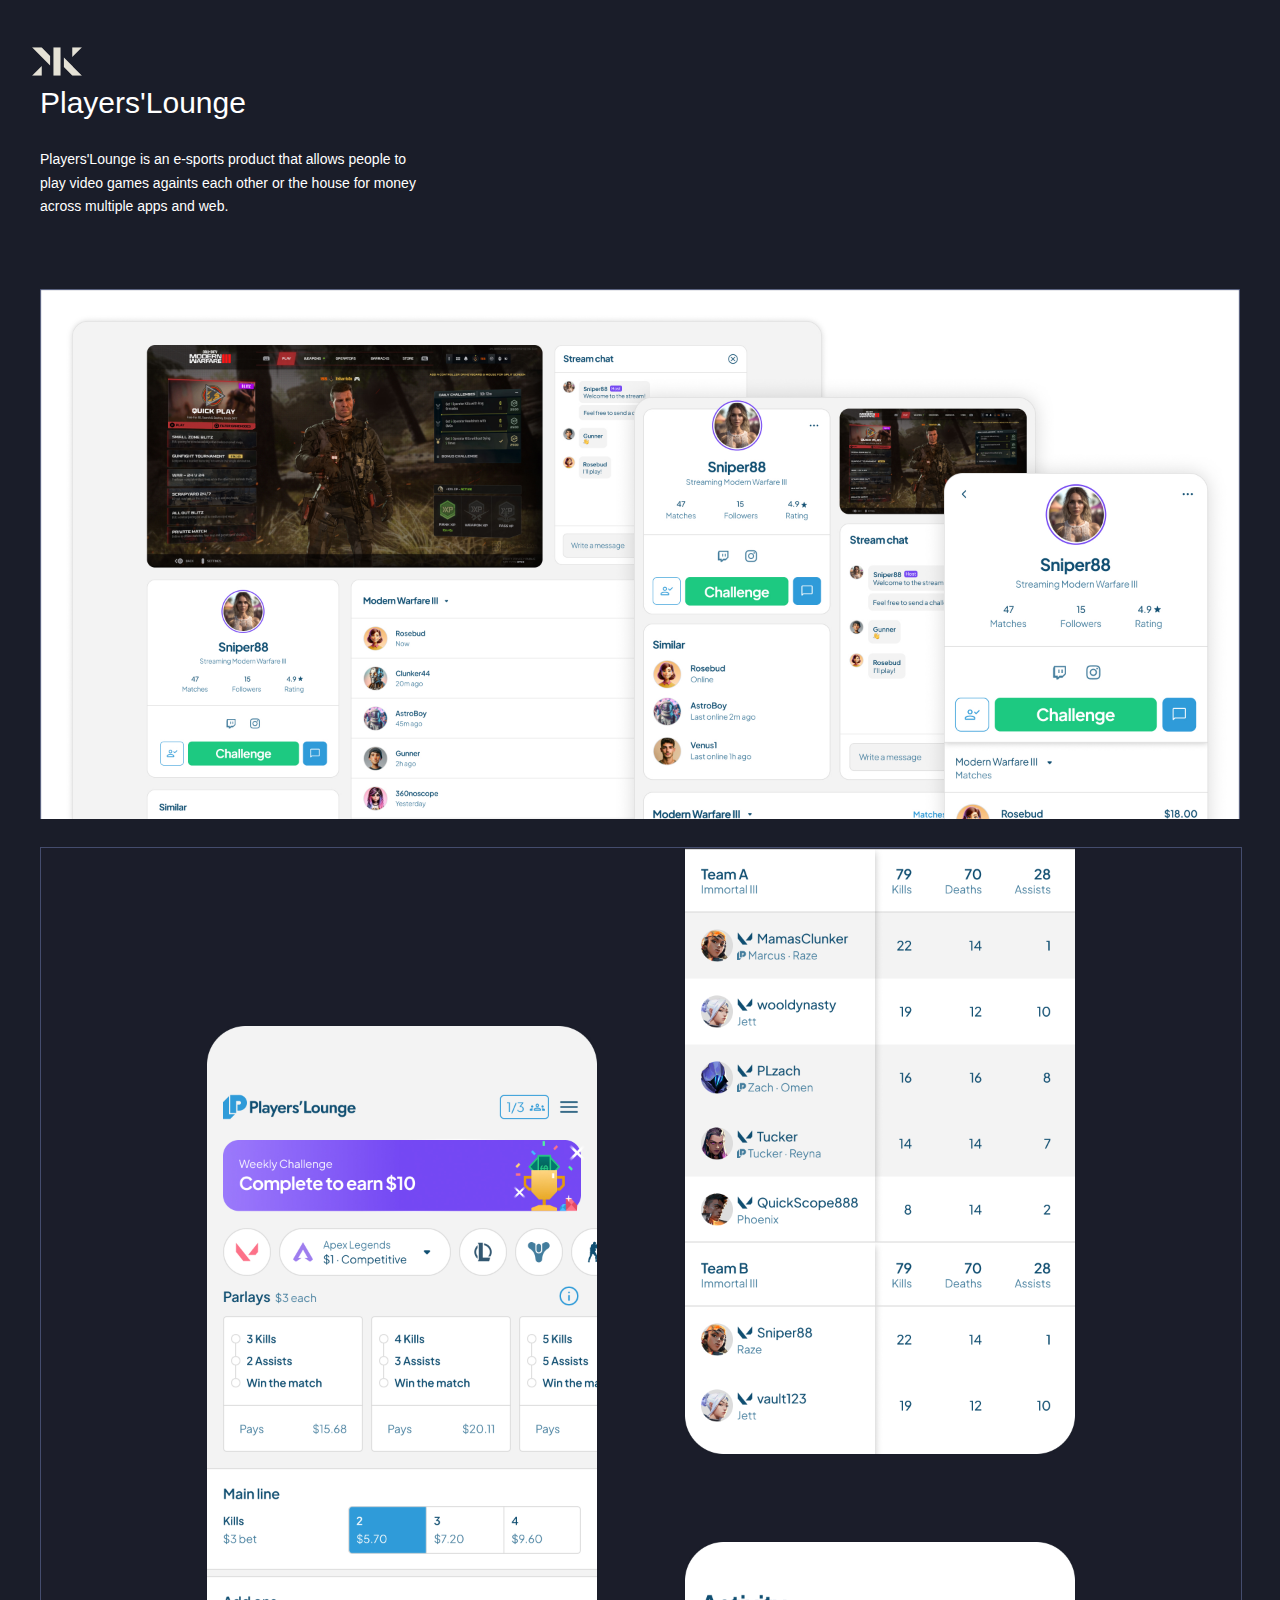
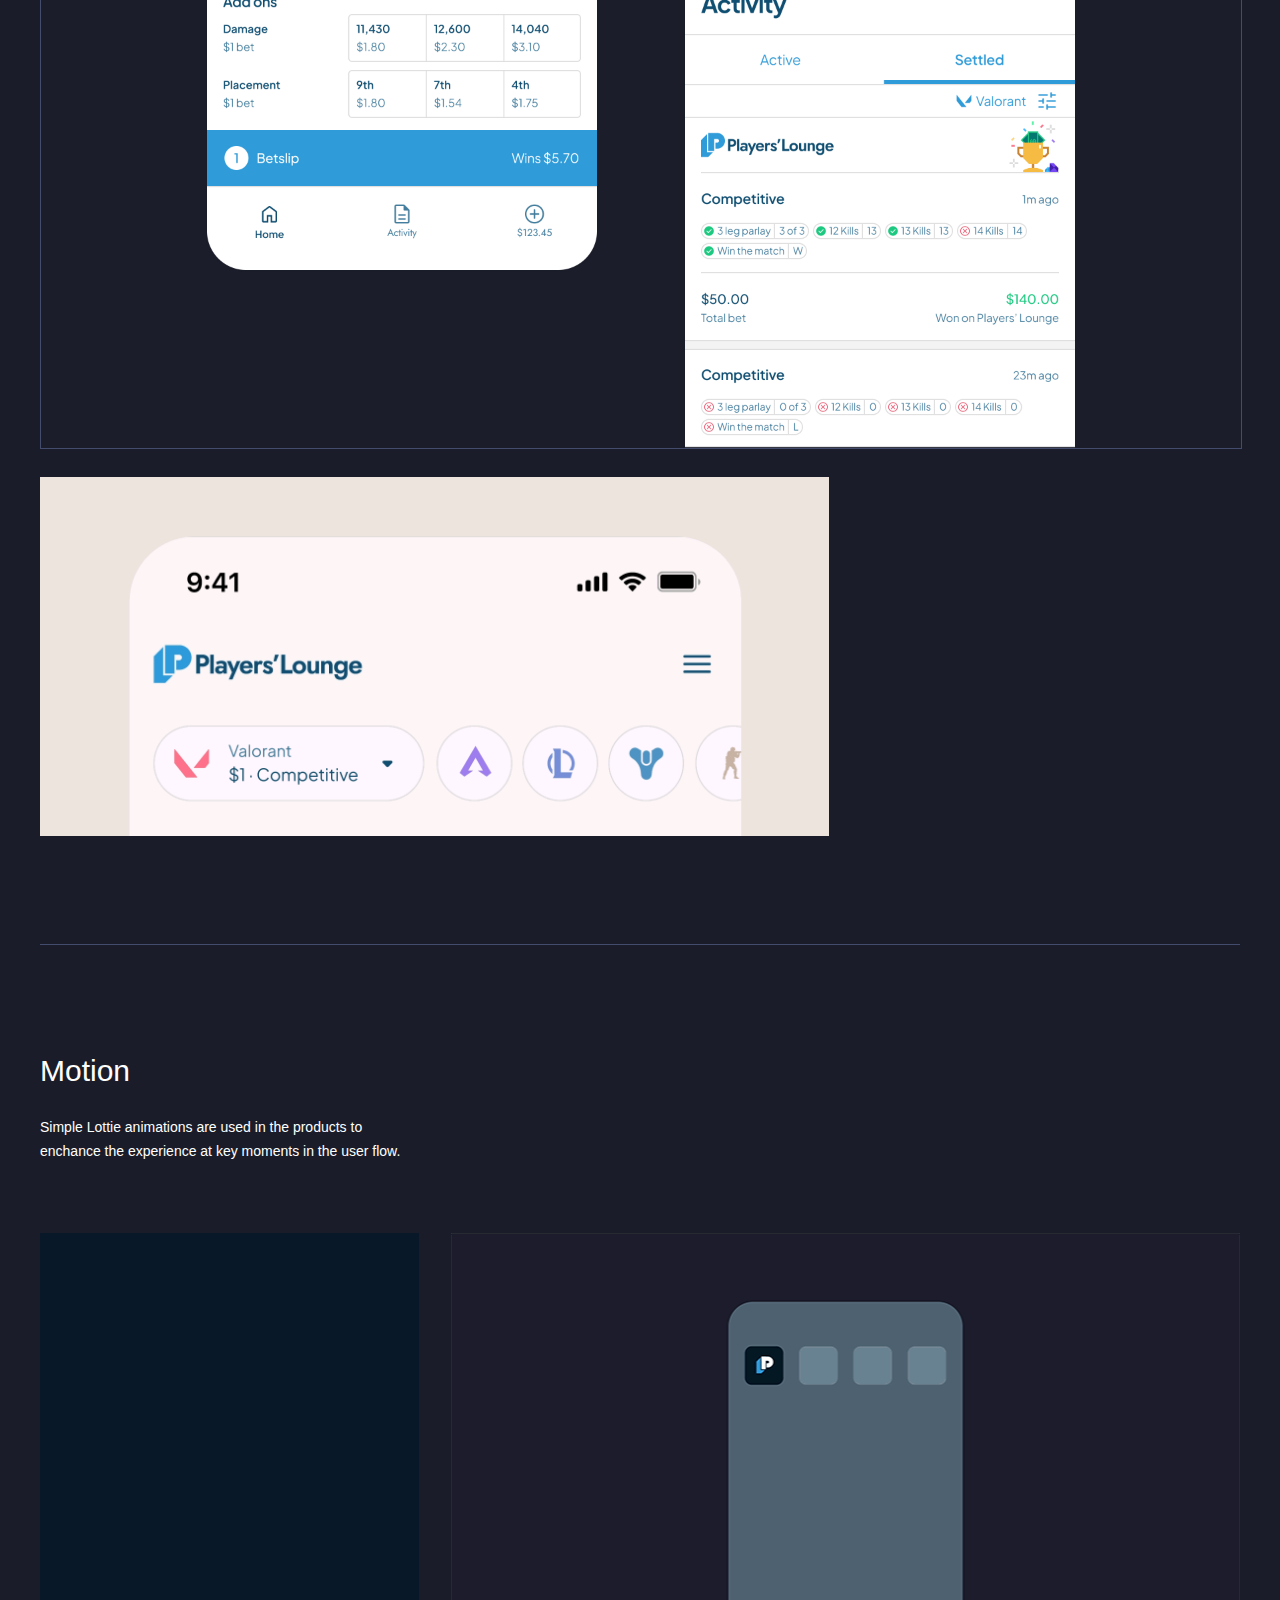
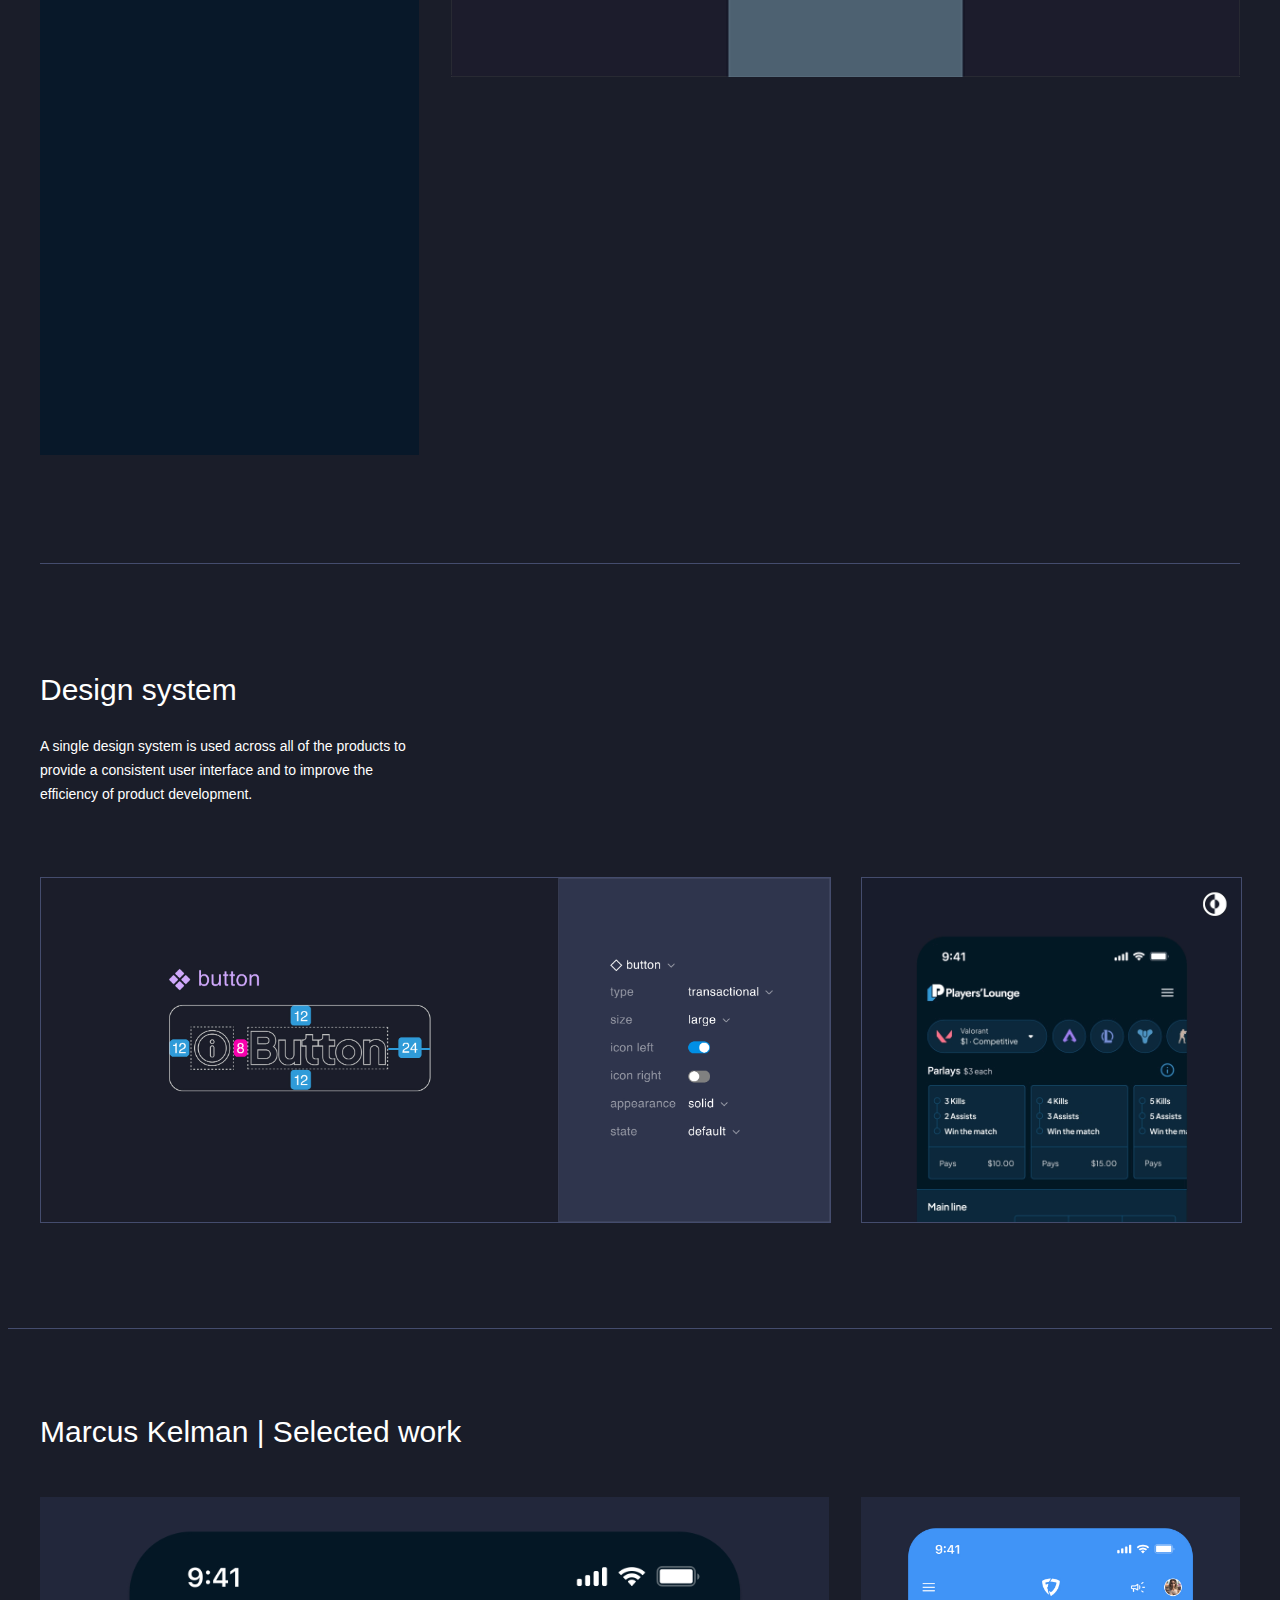
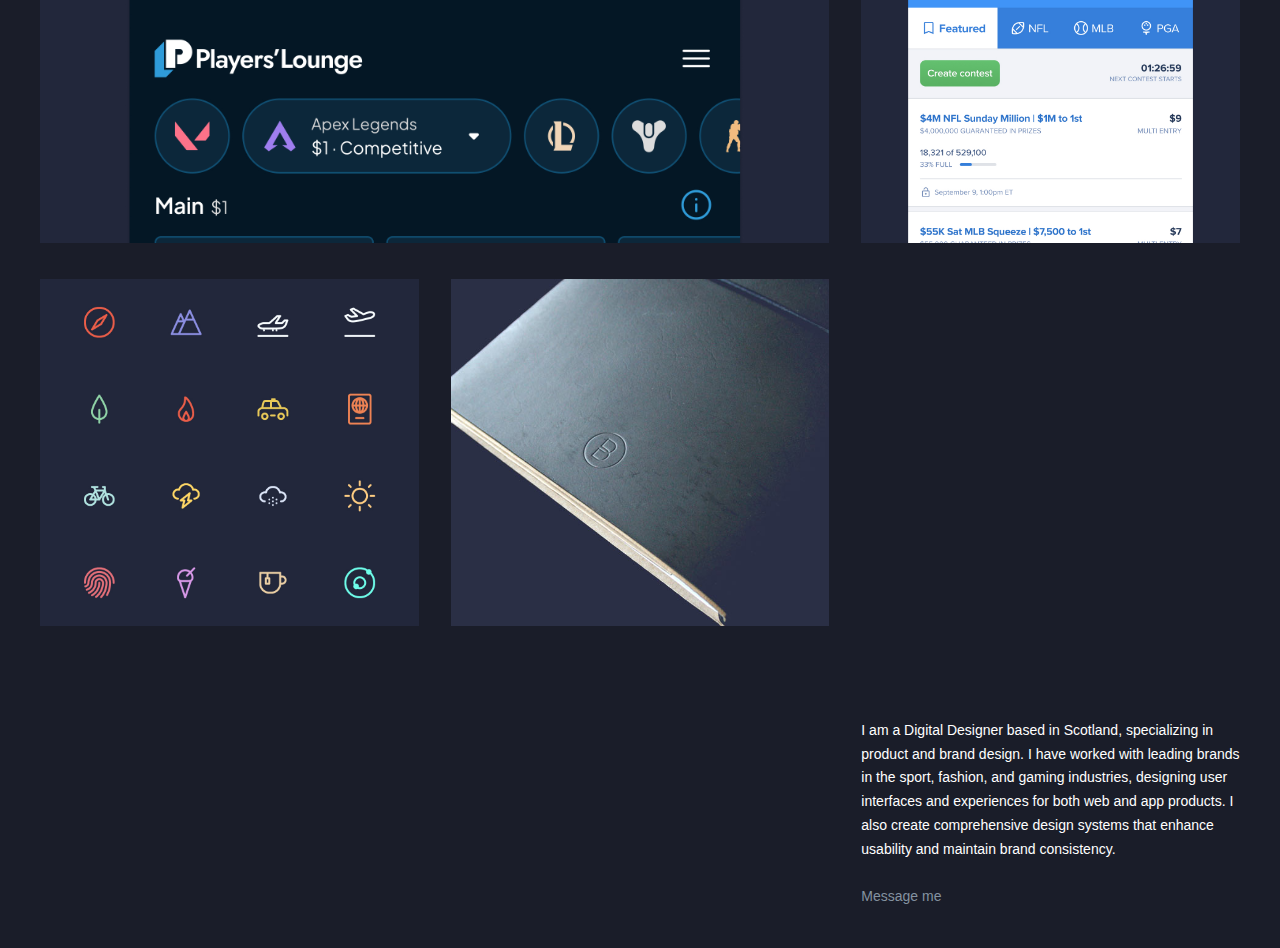
<file: playerslounge/index.html>
<!DOCTYPE html>
<html lang="en">
	<head>
		<meta charset="utf-8">
		<meta name="viewport" content="width=device-width, initial-scale=1">
		<title>Marcus Kelman</title>
		<meta name="author" content="Marcus Kelman">
		<meta name="description" content="">
		<meta name="keywords" content="Marcus Kelman, Marcus, Kelman, Graphic, Design, Designer, Art, Typography, Type, Letters, Lettering, Branding, Brand, Logo, Identity, Consultant, Web, Website, Digital, Director, Print, HTML, HTML5, CSS, CSS3, Portfolio, Work, Studio, <?php echo $keywords ?>">
		<meta name="theme-color" content="#8492a0">
		<meta name="google-site-verification" content="Zapo1VifM96phwbZmfrmw95FSH7LXhaZxIEpU_5dTBw">
		<meta name="twitter:card" content="summary_large_image">
		<meta name="twitter:site" content="@marcuskelman">
		<meta name="twitter:creator" content="@marcuskelman">
		<meta name="twitter:title" content="Marcus Kelman">
		<meta name="twitter:description" content="">
		<meta name="twitter:image:src" content="">
		<meta property="og:locale" content="en">
		<meta property="og:type" content="website">
		<meta property="og:title" content="Marcus Kelman">
		<meta property="og:description" content="">
		<meta property="og:image" content="">
		<meta property="og:url" content="http://marcuskelman.com">
		<meta property="og:site_name" content="Marcus Kelman">

		<link rel="apple-touch-icon" sizes="57x57" href="/apple-icon-57x57.png">
		<link rel="apple-touch-icon" sizes="60x60" href="/apple-icon-60x60.png">
		<link rel="apple-touch-icon" sizes="72x72" href="/apple-icon-72x72.png">
		<link rel="apple-touch-icon" sizes="76x76" href="/apple-icon-76x76.png">
		<link rel="apple-touch-icon" sizes="114x114" href="/apple-icon-114x114.png">
		<link rel="apple-touch-icon" sizes="120x120" href="/apple-icon-120x120.png">
		<link rel="apple-touch-icon" sizes="144x144" href="/apple-icon-144x144.png">
		<link rel="apple-touch-icon" sizes="152x152" href="/apple-icon-152x152.png">
		<link rel="apple-touch-icon" sizes="180x180" href="/apple-icon-180x180.png">
		<link rel="icon" type="image/png" sizes="192x192"  href="/android-icon-192x192.png">
		<link rel="icon" type="image/png" sizes="32x32" href="/favicon-32x32.png">
		<link rel="icon" type="image/png" sizes="96x96" href="/favicon-96x96.png">
		<link rel="icon" type="image/png" sizes="16x16" href="/favicon-16x16.png">
		<link rel="manifest" href="/manifest.json">
		<meta name="msapplication-TileColor" content="#ffffff">
		<meta name="msapplication-TileImage" content="/ms-icon-144x144.png">
		<meta name="theme-color" content="#ffffff">

		<script>
			var _gaq = _gaq || [];
			_gaq.push(['_setAccount', 'UA-23176998-6']);
			_gaq.push(['_setDomainName', 'marcuskelman.co.uk']);
			_gaq.push(['_trackPageview']);

			(function() {
				var ga = document.createElement('script'); ga.type = 'text/javascript'; ga.async = true;
				ga.src = ('https:' == document.location.protocol ? 'https://ssl' : 'http://www') + '.google-analytics.com/ga.js';
				var s = document.getElementsByTagName('script')[0]; s.parentNode.insertBefore(ga, s);
			})();
		</script>

		<script type="application/ld+json">
			{
				"@context": "https://schema.org",
				"@type": "Person",
				"name": "Marcus Kelman",
				"url": "https://marcuskelman.com",
				"description": "Marcus Kelman is a professional digital designer specializing in modern web and graphic design.",
				"image": "https://marcuskelman.com/marcus-kelman.jpg",
				"jobTitle": "Digital Designer",
				"worksFor": {
					"@type": "Organization",
					"name": "Marcus Kelman",
					"url": "https://marcuskelman.com"
				},
				"sameAs": [
					"https://www.linkedin.com/in/marcuskelman",
					"https://twitter.com/marcuskelman",
					"https://www.dribbble.com/marcuskelman"
				]
			}
		</script>

    <link rel="stylesheet" href="../styles.css">

	</head>
	<body>
		<a href="../">
			<!-- <img class="logo" src="/mk-logo.svg" alt="logo"> -->
			<svg class="logo" width="160" height="91" viewBox="0 0 160 91" fill="red" xmlns="http://www.w3.org/2000/svg">
			<g clip-path="url(#clip0_202_7228)">
			<path d="M68.6362 91L91.3369 91L91.3369 -7.62939e-06L68.6362 -9.61395e-06L68.6362 91Z"/>
			<path d="M0.000184263 91L31.2471 91L31.2471 59.6585L0.000184263 91Z"/>
			<path d="M160 -8.92695e-06L128.726 -1.1661e-05L128.726 31.3415L160 -8.92695e-06Z"/>
			<path d="M57.9536 58.1062L57.9536 27.5409L30.4724 -9.42209e-06L29.9116 -9.47112e-06L29.5644 -9.50147e-06L3.52288e-05 -1.20861e-05L57.9536 58.1062Z"/>
			<path d="M129.528 91L160 91L131.023 61.9603L130.943 61.88L102.02 32.8938L102.02 63.4591L129.528 91Z"/>
			</g>
			<defs>
			<clipPath id="clip0_202_7228">
			<rect width="160" height="91" fill="white" transform="translate(160 91) rotate(-180)"/>
			</clipPath>
			</defs>
			</svg>
		</a>

		<div class="content project">
			<div class="row description">
				<div class="column-1">
					<h1>
						Players'Lounge
					</h1>
					<p>
						Players'Lounge is an e-sports product that allows people to play video games againts each other or the house for money across multiple apps and web.
					</p>
				</div>
			</div>
			<div class="row">
				<div class="column-3">
						<img src="responsive.jpg" alt="">
				</div>
			</div>
			<div class="row">
				<div class="column-3 outline">
						<img src="pl-ui.jpg" alt="">
				</div>
			</div>
			<div class="row">
				<div class="column-2">
						<img src="pl-picker.gif" alt="">
				</div>
			</div>
			<hr>
			<div class="row description">
				<div class="column-1">
					<h1>
						Motion
					</h1>
					<p>
						Simple Lottie animations are used in the products to enchance the experience at key moments in the user flow.
					</p>
				</div>
			</div>
			<div class="row">
				<div class="column-1">
						<img src="win.gif" alt="">
				</div>
				<div class="column-2">
						<img src="launch.gif" alt="">
				</div>
			</div>
			<hr>
			<div class="row description">
				<div class="column-1">
					<h1>
						Design system
					</h1>
					<p>
						A single design system is used across all of the products to provide a consistent user interface and to improve the efficiency of product development.
					</p>
				</div>
			</div>
			<div class="row">
				<div class="column-2 outline">
						<img src="pl-component.jpg" alt="">
				</div>
				<div class="column-1 outline">
						<img src="pl-mode.gif" alt="">
				</div>
			</div>
		</div>

		<footer>
			<div class="home" id="work">
				<div class="content">
					<div class="row description">
						<div class="column-2">
							<h1>Marcus Kelman | Selected work</h1>
						</div>
					</div>
					<div class="thumbnails">
						<div class="row">
							<div class="column-2 one">
								<a class="fade animate" href="#"></a>
							</div>
							<div class="column-1 two">
								<a class="fade animate" href="../fanduel"></a>
							</div>
						</div>
						<div class="row">
							<div class="column-1 three">
								<a class="fade animate" href="../iconography"></a>
							</div>
							<div class="column-1 four">
								<a class="fade animate" href="../bound"></a>
							</div>
						</div>
					</div>
				</div>
			</div>
			<div class="footer-content">
				<div class="row">
					<div class="column-spacer-2 column-1">
						<p>
							I am a Digital Designer based in Scotland, specializing in product and brand design. I have worked with leading brands in the sport, fashion, and gaming industries, designing user interfaces and experiences for both web and app products. I also create comprehensive design systems that enhance usability and maintain brand consistency.
						</p>
						<br>
						<a href="../contact" id="contact">
							Message me
						</a>
					</div>
				</div>
			</div>
		</footer>

	</body>
</html>
</file>
<file: styles.css>
* {
  margin: 0;
  padding: 0;
  border: 0;
  scroll-behavior: smooth;
}

body {
  background: #1A1D29;
  font-family: "Helvetica Neue Regular", "Helvetica Neue", Helvetica, Arial, "Lucida Grande", sans-serif;
  font-kerning: normal;
  font-weight: 400;
  font-size: 14px;
  line-height: 1.7;
  color: #FFFFFF;
}

.logo {
  width: 20%;
  max-width: 50px;
  top: 1rem;
  left: 2rem;
  position: fixed;
  fill: white;
  mix-blend-mode: difference;
}

.logo:hover, .logo:focus, .logo:active {
  transition: transform .5s ease-in-out;
  transform: rotate(180deg);
}

.splash-video video {
  width: 100vw;
  height: 100vh;
  object-fit: cover;
  position: relative;
  left: 0;
  right: 0;
  top: 0;
  bottom: 0;
  z-index: -1;
}

.footer {
  width: 45%;
  position: relative;
  bottom: 50px;
  left: 50px;
  right: 50px;
}

#contact {
  padding-bottom: 24px;
}

a, a:visited {
  color: #8492a0;
}

a:hover, a:active {
  color: #0065BD;
}

hr {
  margin: 100px 0;
  border-bottom: solid 1px #444c6d;
}

.content, .content.project, .navigation, .footer-content {
  max-width: 1200px;
  margin-right: auto;
  margin-left: auto;
  padding-right: 2rem;
  padding-left: 2rem;
}

.content, .footer-content {
  margin-top: 6%;
}

.content.project {
  border-bottom: solid 1px #444c6d;
  padding-bottom: 6%;
}

.footer-content {
  padding-bottom: 1.5%;
}

ul {
  list-style: none
}

.project img {
  width: 100%;
  height: auto;
}

.project video {
  width: 100%;
  height: auto;
}

.row {
  box-sizing: border-box;
  display: -ms-flexbox;
  display: -webkit-box;
  display: flex;
  -ms-flex: 0 1 auto;
  -webkit-box-flex: 0;
  flex: 0 1 auto;
  -ms-flex-direction: row;
  -webkit-box-orient: horizontal;
  -webkit-box-direction: normal;
  flex-direction: row;
  -ms-flex-wrap: wrap;
  flex-wrap: wrap;
  margin-right: -1rem;
  margin-left: -1rem;
  margin-bottom: 1.25rem;
}

div[class^="column"] {
  box-sizing: border-box;
  -ms-flex: 0 0 auto;
  -webkit-box-flex: 0;
  flex: 0 0 auto;
  padding-right: 1rem;
  padding-left: 1rem;
  -webkit-flex-grow: 1;
  -ms-flex-positive: 1;
  -webkit-box-flex: 1;
  flex-grow: 1;
  -ms-flex-preferred-size: 0;
  flex-basis: 0;
}

.column-1 {
  -ms-flex-preferred-size: 33.333%;
  flex-basis: 33.333%;
  max-width: 33.333%;
}

.column-spacer-1 {
  margin-left: 33.333%;
}

.column-2 {
  -ms-flex-preferred-size: 66.667%;
  flex-basis: 66.667%;
  max-width: 66.667%;
}

.column-spacer-2 {
  margin-left: 66.667%;
}

.column-3 {
  -ms-flex-preferred-size: 100%;
  flex-basis: 100%;
  max-width: 100%;
}

.thumbnails div[class^="column"] {
  flex: 1 0 auto;
  height: auto;
  position: relative;
  overflow: hidden;
  padding-right: 1rem;
  padding-left: 1rem;
  margin-bottom: -1rem;
}

.thumbnails .column-1:before {
    content:'';
    float:left;
    padding-top: 100%;
}

.thumbnails img {
  width: 100%;
}

.thumbnails a {
  position: absolute;
  width: calc(100% - 2rem);
  height: calc(100% - 2rem);
  left: 1rem;
  top: 0;
  background-size: cover;
  background-position: center;
}

.iconography div[class^="column"] img, .outline img {
  border: solid 1px #444c6d;
}

.footer-content a {
  text-decoration: none;
}

.description h1 {
  font-weight: 300;
  font-size: 30px;
  letter-spacing: 0;
  padding: 0 0 20px;
}

.description p {
  padding-bottom: 50px;
}

.animate {
  -webkit-animation-duration: 0.6s;
  animation-duration: 0.6s;
  -webkit-animation-fill-mode: both;
  animation-fill-mode: both;
}

.animate a {
  -webkit-transition: all ease .6s;
  -moz-transition: all ease .6s;
  -o-transition: all ease .6s;
  transition: all ease .6s;
  cursor: pointer;
}

.animate a:hover {
  opacity: .5;
  cursor: pointer;
}

.one a {
  background-image: url(../playerslounge/playerslounge-thumbnail.jpg);
  -webkit-animation-delay: 0.0s;
  animation-delay: 0.0s;
}

.two a {
  background-image: url(../fanduel/fanduel-thumbnail.jpg);
  -webkit-animation-delay: 0.2s;
  animation-delay: 0.2s;
}

.three a {
  background-image: url(../iconography/icon-thumbnail.jpg);
  -webkit-animation-delay: 0.4s;
  animation-delay: 0.4s;
}

.four a {
  background-image: url(../bound/bound-thumbnail.jpg);
  -webkit-animation-delay: 0.6s;
  animation-delay: 0.6s;
}

@keyframes fade {
  from {
    opacity: 0;
  }
  to {
    opacity: 1;
  }
}

.fade {
  -webkit-animation-name: fade;
  animation-name: fade;
}

.app-video {
  border-radius: 40px;
}

@media(max-width: 1220px) {
  .content {
    margin-top: 18%;
  }

  .splash-video video {
    width: 100vw;
    height: auto;
    object-fit: contain;
  }

  .logo {
    left: auto;
    right: 2rem;
  }
}

@media(max-width: 700px) {
  .row {
    margin-bottom: 0;
  }

  div[class^="column"] {
    -ms-flex-preferred-size: 100%;
    flex-basis: 100%;
    max-width: 100%;
    margin-left: 0;
  }

  .logo {
    top: 0rem;
    max-width: 30px;
  }

  .thumbnails div[class^="column"] {
    padding: 2rem;
    margin-bottom: 1rem;
  }

  .thumbnails img {
    width: auto;
    height: 100%;
    opacity: 0;
  }

  .one a {
    background-image: url(../playerslounge/playerslounge-thumbnail-alt.jpg);
    -webkit-animation-delay: 0.0s;
    animation-delay: 0.0s;
  }

  .description h1 {
    font-size: 20px;
  }

  .description p {
    padding-bottom: 0;
  }

  .content.project {
    padding-bottom: 8%;
  }

  .content.project p {
    margin-bottom: .5rem;
  }

  .footer-content p {
    padding-bottom: 50px;
  }

  .footer-content li {
    margin-bottom: 10px;
  }
}

@media print {
  video {
    display: none;
  }

  .content {
    width: 80%;
  }
}
</file>
